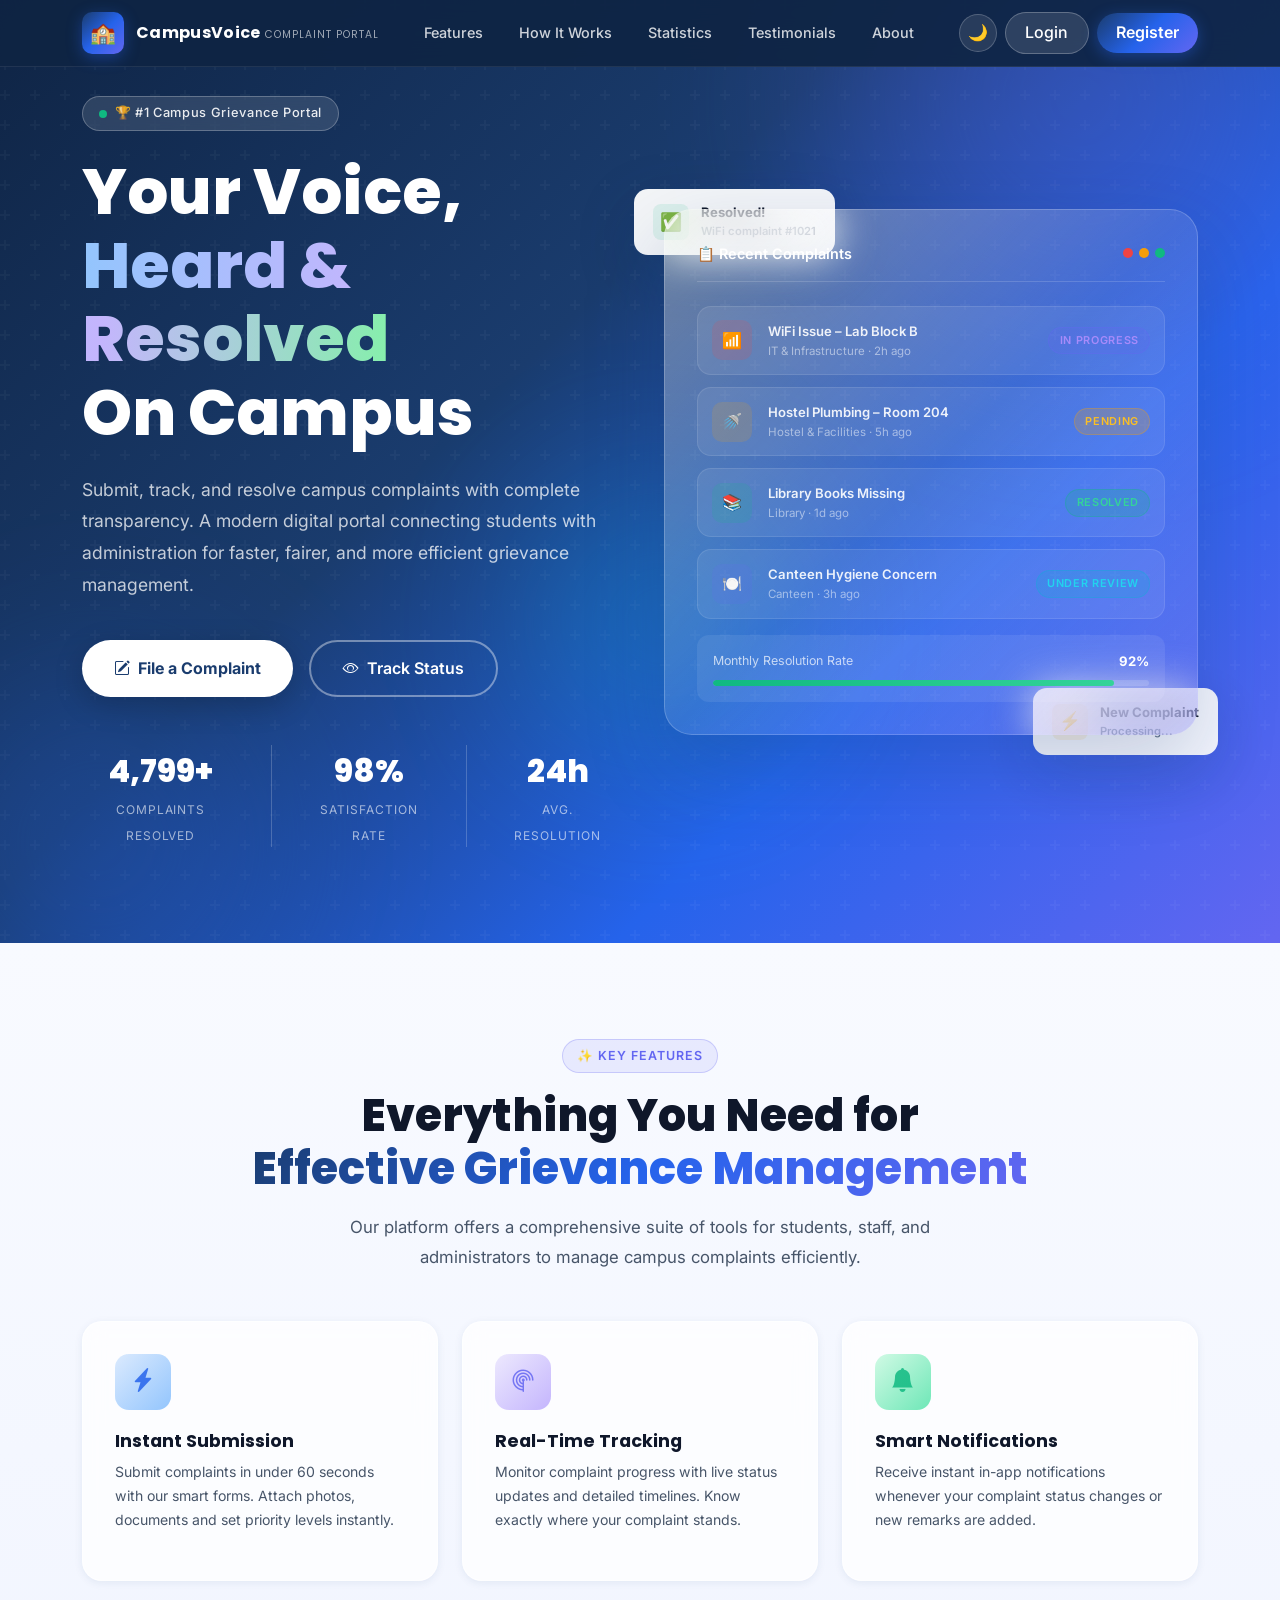
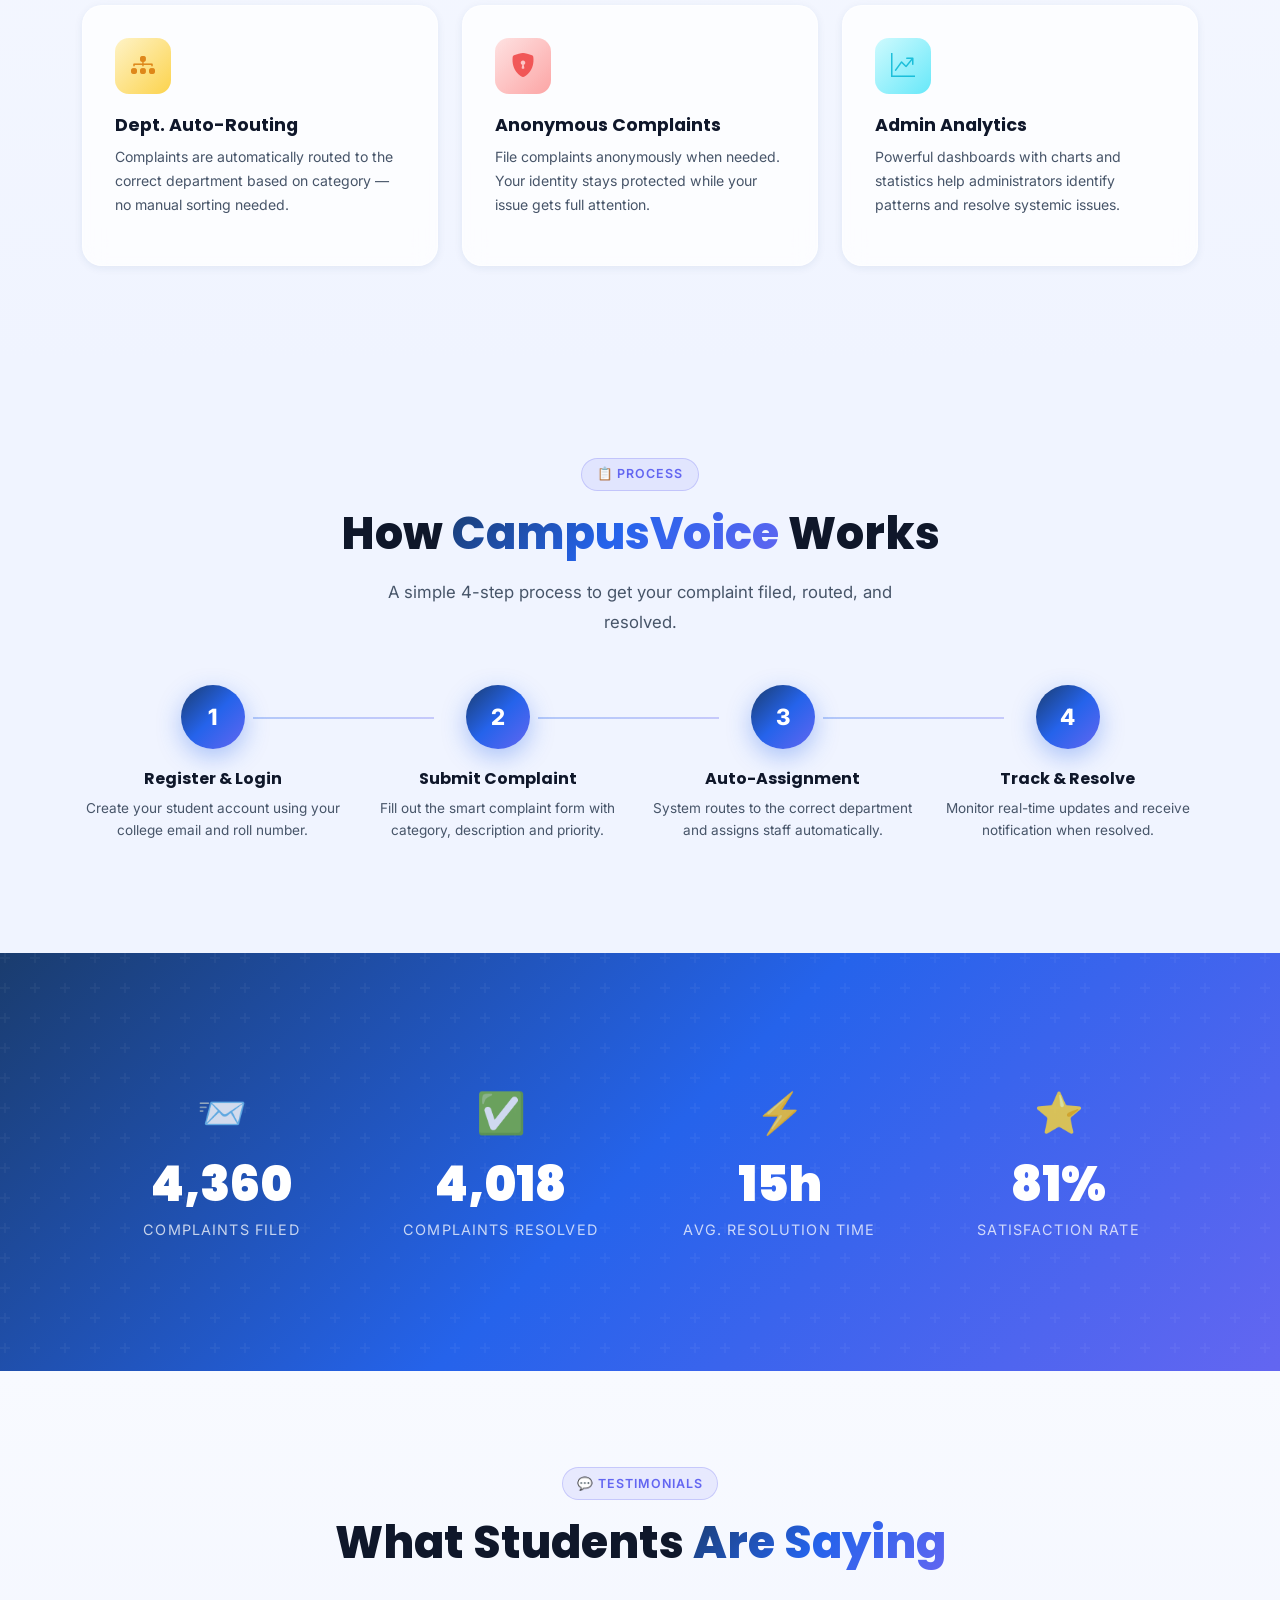
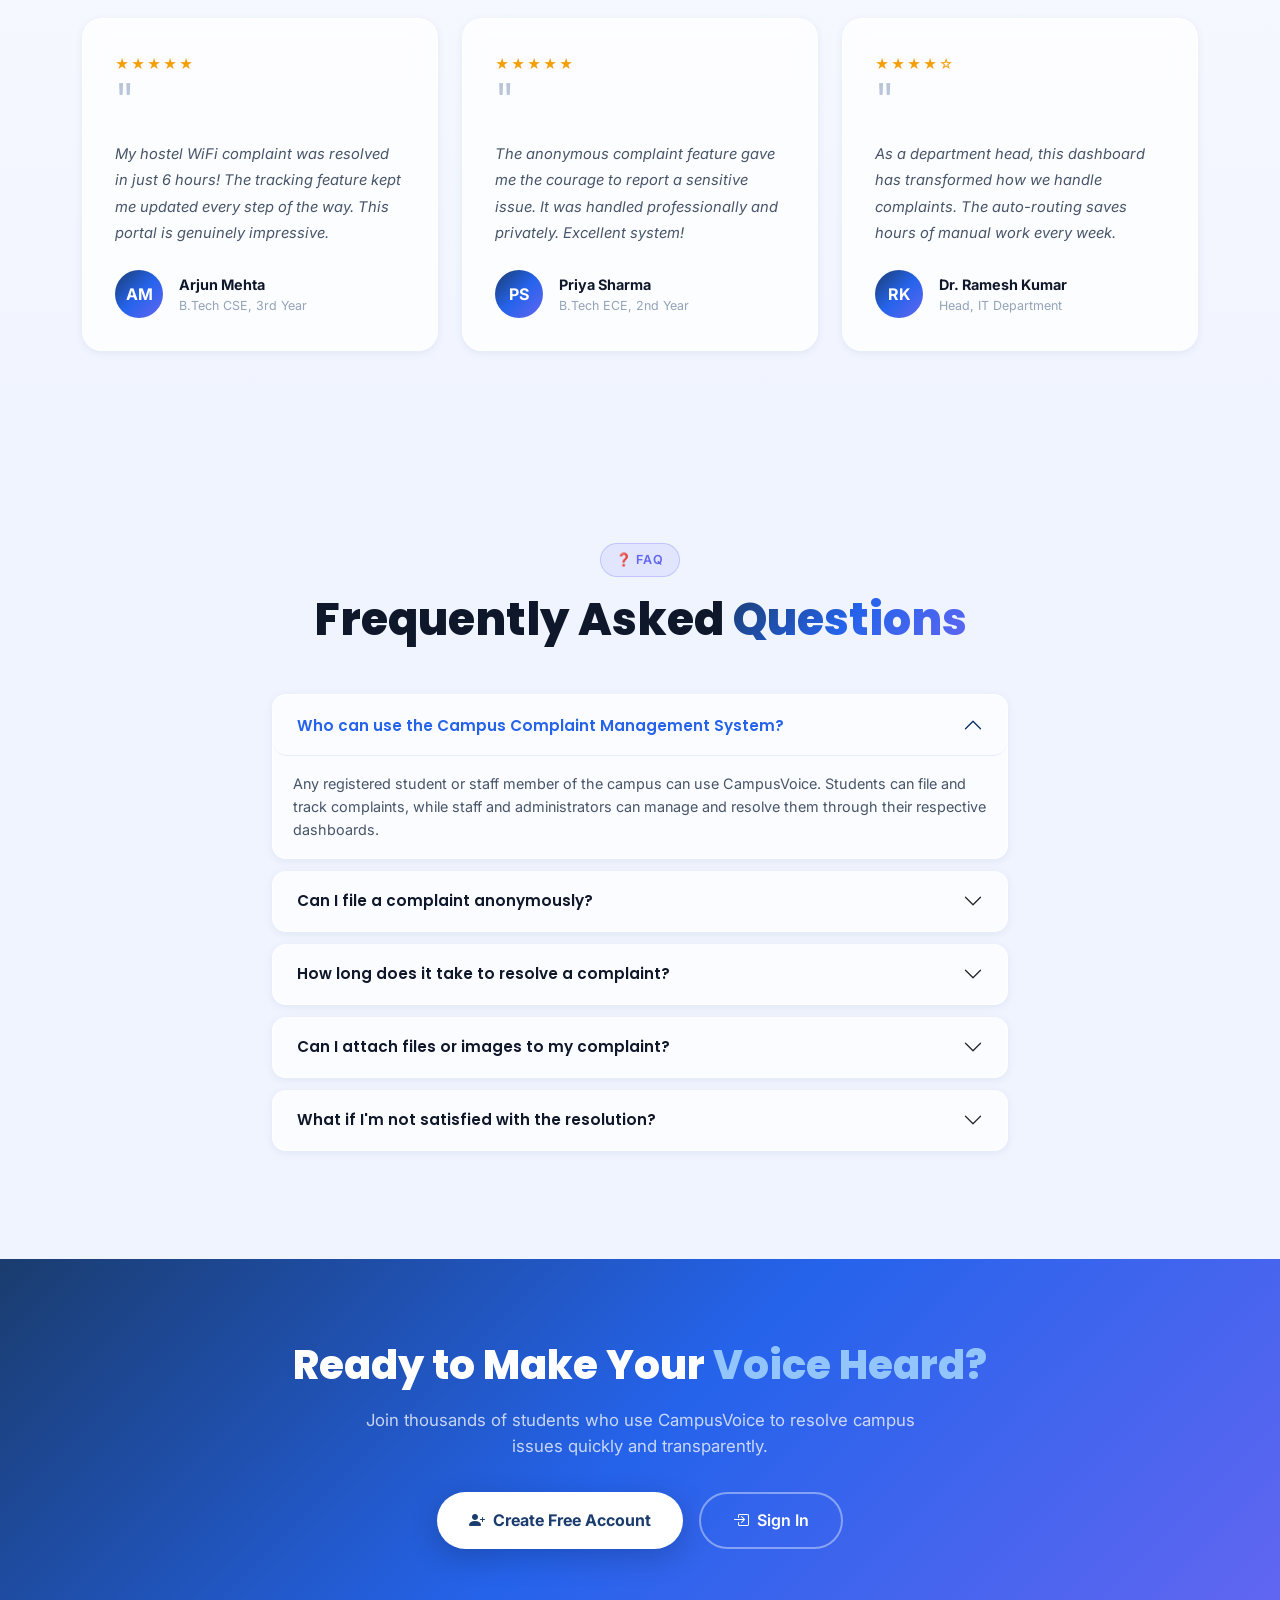
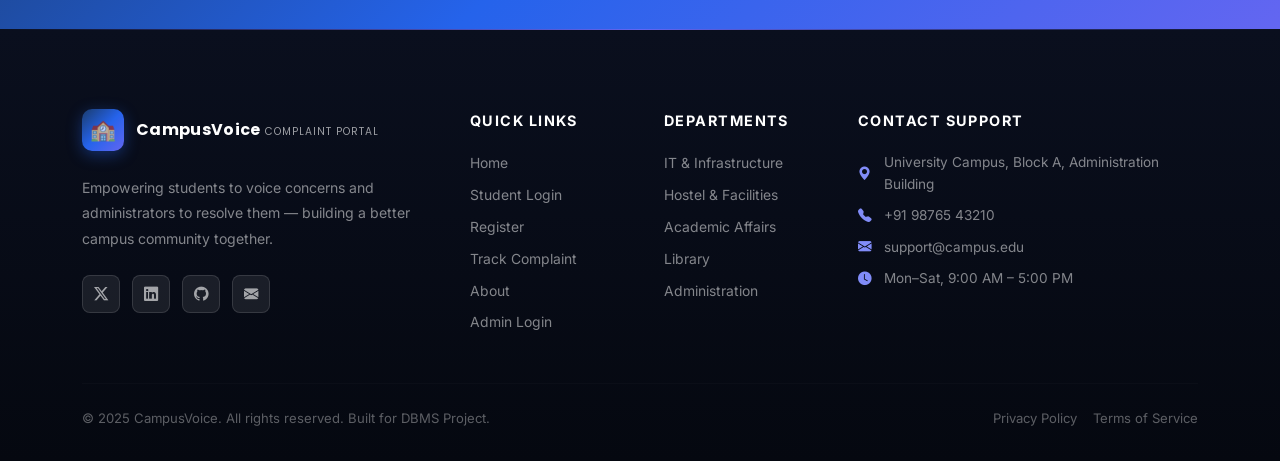
<file: templates/index.html>
<!DOCTYPE html>
<html lang="en" data-theme="light">
<head>
  <script>
    (function() {
      const savedTheme = localStorage.getItem('ccms_theme') || 'light';
      document.documentElement.setAttribute('data-theme', savedTheme);
    })();
  </script>

  <meta charset="UTF-8"/>
  <meta name="viewport" content="width=device-width, initial-scale=1.0"/>
  <meta name="description" content="Campus Complaint Management System - Streamline your university grievance process with our modern digital portal."/>
  <title>CampusVoice | Campus Complaint Management System</title>
  <link rel="icon" href="data:image/svg+xml,<svg xmlns='http://www.w3.org/2000/svg' viewBox='0 0 100 100'><text y='.9em' font-size='90'>🏫</text></svg>"/>

  <!-- Bootstrap 5 -->
  <link href="https://cdn.jsdelivr.net/npm/bootstrap@5.3.2/dist/css/bootstrap.min.css" rel="stylesheet"/>
  <link href="https://cdn.jsdelivr.net/npm/bootstrap-icons@1.11.3/font/bootstrap-icons.min.css" rel="stylesheet"/>
  <!-- Google Fonts -->
  <link href="https://fonts.googleapis.com/css2?family=Inter:wght@300;400;500;600;700;800;900&family=Poppins:wght@400;600;700;800&display=swap" rel="stylesheet"/>
  <!-- Custom CSS -->
  <link rel="stylesheet" href="/static/css/style.css"/>
  <link rel="stylesheet" href="/static/css/responsive.css"/>
</head>
<body>

<!-- ── Page Loader ─────────────────────────────────────────── -->
<div id="pageLoader" class="page-loader">
  <div class="loader-logo">🏫</div>
  <div class="loader-spinner"></div>
  <p class="loader-text">Loading CampusVoice...</p>
</div>

<!-- ── Toast Container ─────────────────────────────────────── -->
<div id="toastContainer" class="toast-container-custom"></div>

<!-- ── Back to Top ─────────────────────────────────────────── -->
<button class="back-to-top" aria-label="Back to top"><i class="bi bi-chevron-up"></i></button>

<!-- ════════════════════════════════════════════════════════════
     NAVBAR
════════════════════════════════════════════════════════════ -->
<nav class="main-navbar">
  <div class="container">
    <div class="d-flex align-items-center justify-content-between w-100">

      <!-- Brand -->
      <a href="/" class="navbar-brand-custom text-decoration-none">
        <div class="brand-icon">🏫</div>
        <div class="brand-text">
          <span class="title">CampusVoice</span>
          <span class="subtitle">Complaint Portal</span>
        </div>
      </a>

      <!-- Desktop Nav -->
      <div class="d-none d-lg-flex align-items-center gap-1">
        <a href="#features"      class="nav-link-custom">Features</a>
        <a href="#how-it-works"  class="nav-link-custom">How It Works</a>
        <a href="#stats"         class="nav-link-custom">Statistics</a>
        <a href="#testimonials"  class="nav-link-custom">Testimonials</a>
        <a href="/about"     class="nav-link-custom">About</a>
      </div>

      <!-- Actions -->
      <div class="d-flex align-items-center gap-2">
        <button class="theme-toggle" aria-label="Toggle theme">
          <span class="theme-icon">🌙</span>
        </button>
        <a href="/login"    class="btn-nav-login d-none d-md-inline-flex">Login</a>
        <a href="/register" class="btn-nav-register d-none d-md-inline-flex">Register</a>

        <!-- Mobile Menu -->
        <button class="d-lg-none" style="background:none;border:none;color:#fff;font-size:1.4rem;" data-bs-toggle="offcanvas" data-bs-target="#mobileMenu">
          <i class="bi bi-list"></i>
        </button>
      </div>
    </div>
  </div>
</nav>

<!-- Mobile Offcanvas Menu -->
<div class="offcanvas offcanvas-end" tabindex="-1" id="mobileMenu" style="background:#0f2444;max-width:280px;">
  <div class="offcanvas-header border-bottom border-white border-opacity-10">
    <div class="navbar-brand-custom">
      <div class="brand-icon">🏫</div>
      <div class="brand-text"><span class="title">CampusVoice</span></div>
    </div>
    <button type="button" class="btn-close btn-close-white" data-bs-dismiss="offcanvas"></button>
  </div>
  <div class="offcanvas-body">
    <nav class="d-flex flex-column gap-1 mt-2">
      <a href="#features"     class="nav-link-custom" data-bs-dismiss="offcanvas">Features</a>
      <a href="#how-it-works" class="nav-link-custom" data-bs-dismiss="offcanvas">How It Works</a>
      <a href="#stats"        class="nav-link-custom" data-bs-dismiss="offcanvas">Statistics</a>
      <a href="/about"    class="nav-link-custom" data-bs-dismiss="offcanvas">About</a>
    </nav>
    <hr style="border-color:rgba(255,255,255,0.15)">
    <a href="/login"    class="btn-nav-login d-block text-center mb-2">Login</a>
    <a href="/register" class="btn-nav-register d-block text-center">Register</a>
  </div>
</div>

<!-- ════════════════════════════════════════════════════════════
     HERO SECTION
════════════════════════════════════════════════════════════ -->
<section class="hero-section" id="home">
  <div class="hero-orb hero-orb-1"></div>
  <div class="hero-orb hero-orb-2"></div>
  <div class="hero-orb hero-orb-3"></div>

  <div class="container">
    <div class="row align-items-center g-5">

      <!-- Hero Text -->
      <div class="col-lg-6 hero-content">
        <div class="hero-badge">
          <span class="dot"></span>
          🏆 #1 Campus Grievance Portal
        </div>

        <h1 class="hero-title">
          Your Voice,<br/>
          <span class="gradient-text">Heard & Resolved</span><br/>
          On Campus
        </h1>

        <p class="hero-desc">
          Submit, track, and resolve campus complaints with complete transparency.
          A modern digital portal connecting students with administration for faster,
          fairer, and more efficient grievance management.
        </p>

        <div class="hero-actions d-flex flex-wrap gap-3">
          <a href="/register" class="btn-hero-primary">
            <i class="bi bi-pencil-square"></i> File a Complaint
          </a>
          <a href="/login" class="btn-hero-outline">
            <i class="bi bi-eye"></i> Track Status
          </a>
        </div>

        <div class="hero-stats">
          <div class="hero-stat">
            <span class="value" data-counter="4800" data-suffix="+">0</span>
            <span class="label">Complaints Resolved</span>
          </div>
          <div class="hero-stat-divider"></div>
          <div class="hero-stat">
            <span class="value" data-counter="98" data-suffix="%">0</span>
            <span class="label">Satisfaction Rate</span>
          </div>
          <div class="hero-stat-divider"></div>
          <div class="hero-stat">
            <span class="value" data-counter="24" data-suffix="h">0</span>
            <span class="label">Avg. Resolution</span>
          </div>
        </div>
      </div>

      <!-- Hero Visual -->
      <div class="col-lg-6">
        <div class="hero-visual">
          <!-- Floating cards -->
          <div class="floating-card floating-card-1">
            <div class="fc-icon" style="background:rgba(16,185,129,0.1)">✅</div>
            <div>
              <div style="font-weight:700;font-size:0.82rem;">Resolved!</div>
              <div style="font-size:0.7rem;color:#64748b">WiFi complaint #1021</div>
            </div>
          </div>
          <div class="floating-card floating-card-2">
            <div class="fc-icon" style="background:rgba(245,158,11,0.1)">⚡</div>
            <div>
              <div style="font-weight:700;font-size:0.82rem;">New Complaint</div>
              <div style="font-size:0.7rem;color:#64748b">Processing...</div>
            </div>
          </div>

          <!-- Main Card -->
          <div class="hero-card">
            <div class="hero-card-header">
              <span class="hero-card-title">📋 Recent Complaints</span>
              <div class="status-dots">
                <div class="status-dot dot-red"></div>
                <div class="status-dot dot-yellow"></div>
                <div class="status-dot dot-green"></div>
              </div>
            </div>

            <div class="complaint-item">
              <div class="complaint-icon" style="background:rgba(239,68,68,0.15)">📶</div>
              <div class="complaint-item-info">
                <div class="complaint-item-title">WiFi Issue – Lab Block B</div>
                <div class="complaint-item-sub">IT &amp; Infrastructure · 2h ago</div>
              </div>
              <span class="badge-status badge-progress">In Progress</span>
            </div>

            <div class="complaint-item">
              <div class="complaint-icon" style="background:rgba(245,158,11,0.15)">🚿</div>
              <div class="complaint-item-info">
                <div class="complaint-item-title">Hostel Plumbing – Room 204</div>
                <div class="complaint-item-sub">Hostel &amp; Facilities · 5h ago</div>
              </div>
              <span class="badge-status badge-pending">Pending</span>
            </div>

            <div class="complaint-item">
              <div class="complaint-icon" style="background:rgba(16,185,129,0.15)">📚</div>
              <div class="complaint-item-info">
                <div class="complaint-item-title">Library Books Missing</div>
                <div class="complaint-item-sub">Library · 1d ago</div>
              </div>
              <span class="badge-status badge-resolved">Resolved</span>
            </div>

            <div class="complaint-item">
              <div class="complaint-icon" style="background:rgba(99,102,241,0.15)">🍽️</div>
              <div class="complaint-item-info">
                <div class="complaint-item-title">Canteen Hygiene Concern</div>
                <div class="complaint-item-sub">Canteen · 3h ago</div>
              </div>
              <span class="badge-status badge-review">Under Review</span>
            </div>

            <!-- Progress Bar -->
            <div class="mt-3 p-3" style="background:rgba(255,255,255,0.08);border-radius:12px;">
              <div class="d-flex justify-content-between align-items-center mb-2">
                <span style="font-size:0.78rem;color:rgba(255,255,255,0.7)">Monthly Resolution Rate</span>
                <span style="font-size:0.82rem;font-weight:700;color:#fff">92%</span>
              </div>
              <div style="height:6px;background:rgba(255,255,255,0.15);border-radius:3px;overflow:hidden;">
                <div style="height:100%;width:92%;background:linear-gradient(90deg,#10b981,#34d399);border-radius:3px;"></div>
              </div>
            </div>
          </div>
        </div>
      </div>
    </div>
  </div>
</section>

<!-- ════════════════════════════════════════════════════════════
     FEATURES SECTION
════════════════════════════════════════════════════════════ -->
<section id="features" class="section-bg-alt">
  <div class="container">
    <div class="text-center mb-5 animate-on-scroll">
      <span class="section-badge">✨ Key Features</span>
      <h2 class="section-title">Everything You Need for<br/><span class="gradient-text">Effective Grievance Management</span></h2>
      <p class="section-desc">Our platform offers a comprehensive suite of tools for students, staff, and administrators to manage campus complaints efficiently.</p>
    </div>

    <div class="row g-4 stagger-children">
      <div class="col-md-6 col-lg-4 animate-on-scroll">
        <div class="feature-card">
          <div class="feature-icon fi-blue"><i class="bi bi-lightning-charge-fill"></i></div>
          <h3 class="feature-title">Instant Submission</h3>
          <p class="feature-desc">Submit complaints in under 60 seconds with our smart forms. Attach photos, documents and set priority levels instantly.</p>
        </div>
      </div>
      <div class="col-md-6 col-lg-4 animate-on-scroll">
        <div class="feature-card">
          <div class="feature-icon fi-purple"><i class="bi bi-radar"></i></div>
          <h3 class="feature-title">Real-Time Tracking</h3>
          <p class="feature-desc">Monitor complaint progress with live status updates and detailed timelines. Know exactly where your complaint stands.</p>
        </div>
      </div>
      <div class="col-md-6 col-lg-4 animate-on-scroll">
        <div class="feature-card">
          <div class="feature-icon fi-green"><i class="bi bi-bell-fill"></i></div>
          <h3 class="feature-title">Smart Notifications</h3>
          <p class="feature-desc">Receive instant in-app notifications whenever your complaint status changes or new remarks are added.</p>
        </div>
      </div>
      <div class="col-md-6 col-lg-4 animate-on-scroll">
        <div class="feature-card">
          <div class="feature-icon fi-orange"><i class="bi bi-diagram-3-fill"></i></div>
          <h3 class="feature-title">Dept. Auto-Routing</h3>
          <p class="feature-desc">Complaints are automatically routed to the correct department based on category — no manual sorting needed.</p>
        </div>
      </div>
      <div class="col-md-6 col-lg-4 animate-on-scroll">
        <div class="feature-card">
          <div class="feature-icon fi-red"><i class="bi bi-shield-lock-fill"></i></div>
          <h3 class="feature-title">Anonymous Complaints</h3>
          <p class="feature-desc">File complaints anonymously when needed. Your identity stays protected while your issue gets full attention.</p>
        </div>
      </div>
      <div class="col-md-6 col-lg-4 animate-on-scroll">
        <div class="feature-card">
          <div class="feature-icon fi-cyan"><i class="bi bi-graph-up-arrow"></i></div>
          <h3 class="feature-title">Admin Analytics</h3>
          <p class="feature-desc">Powerful dashboards with charts and statistics help administrators identify patterns and resolve systemic issues.</p>
        </div>
      </div>
    </div>
  </div>
</section>

<!-- ════════════════════════════════════════════════════════════
     HOW IT WORKS
════════════════════════════════════════════════════════════ -->
<section id="how-it-works">
  <div class="container">
    <div class="text-center mb-5 animate-on-scroll">
      <span class="section-badge">📋 Process</span>
      <h2 class="section-title">How <span class="gradient-text">CampusVoice</span> Works</h2>
      <p class="section-desc">A simple 4-step process to get your complaint filed, routed, and resolved.</p>
    </div>

    <div class="row g-4">
      <div class="col-6 col-md-3 animate-on-scroll">
        <div class="process-step">
          <div class="step-number">1</div>
          <div class="step-connector d-none d-md-block"></div>
          <h4 class="step-title">Register & Login</h4>
          <p class="step-desc">Create your student account using your college email and roll number.</p>
        </div>
      </div>
      <div class="col-6 col-md-3 animate-on-scroll">
        <div class="process-step">
          <div class="step-number">2</div>
          <div class="step-connector d-none d-md-block"></div>
          <h4 class="step-title">Submit Complaint</h4>
          <p class="step-desc">Fill out the smart complaint form with category, description and priority.</p>
        </div>
      </div>
      <div class="col-6 col-md-3 animate-on-scroll">
        <div class="process-step">
          <div class="step-number">3</div>
          <div class="step-connector d-none d-md-block"></div>
          <h4 class="step-title">Auto-Assignment</h4>
          <p class="step-desc">System routes to the correct department and assigns staff automatically.</p>
        </div>
      </div>
      <div class="col-6 col-md-3 animate-on-scroll">
        <div class="process-step">
          <div class="step-number">4</div>
          <h4 class="step-title">Track & Resolve</h4>
          <p class="step-desc">Monitor real-time updates and receive notification when resolved.</p>
        </div>
      </div>
    </div>
  </div>
</section>

<!-- ════════════════════════════════════════════════════════════
     STATISTICS
════════════════════════════════════════════════════════════ -->
<section id="stats" class="stats-section">
  <div class="container">
    <div class="row g-0">
      <div class="col-6 col-md-3 animate-on-scroll">
        <div class="stat-card">
          <span class="stat-icon">📨</span>
          <span class="stat-number" data-counter="5240" data-suffix="">0</span>
          <span class="stat-label">Complaints Filed</span>
        </div>
      </div>
      <div class="col-6 col-md-3 animate-on-scroll">
        <div class="stat-card">
          <span class="stat-icon">✅</span>
          <span class="stat-number" data-counter="4830" data-suffix="">0</span>
          <span class="stat-label">Complaints Resolved</span>
        </div>
      </div>
      <div class="col-6 col-md-3 animate-on-scroll">
        <div class="stat-card">
          <span class="stat-icon">⚡</span>
          <span class="stat-number" data-counter="18" data-suffix="h">0</span>
          <span class="stat-label">Avg. Resolution Time</span>
        </div>
      </div>
      <div class="col-6 col-md-3 animate-on-scroll">
        <div class="stat-card">
          <span class="stat-icon">⭐</span>
          <span class="stat-number" data-counter="97" data-suffix="%">0</span>
          <span class="stat-label">Satisfaction Rate</span>
        </div>
      </div>
    </div>
  </div>
</section>

<!-- ════════════════════════════════════════════════════════════
     TESTIMONIALS
════════════════════════════════════════════════════════════ -->
<section id="testimonials" class="section-bg-alt">
  <div class="container">
    <div class="text-center mb-5 animate-on-scroll">
      <span class="section-badge">💬 Testimonials</span>
      <h2 class="section-title">What Students <span class="gradient-text">Are Saying</span></h2>
    </div>

    <div class="row g-4 stagger-children">
      <div class="col-md-6 col-lg-4 animate-on-scroll">
        <div class="testimonial-card">
          <span class="stars">★★★★★</span>
          <span class="quote-icon">"</span>
          <p class="testimonial-text">My hostel WiFi complaint was resolved in just 6 hours! The tracking feature kept me updated every step of the way. This portal is genuinely impressive.</p>
          <div class="testimonial-author">
            <div class="author-avatar">AM</div>
            <div>
              <div class="author-name">Arjun Mehta</div>
              <div class="author-role">B.Tech CSE, 3rd Year</div>
            </div>
          </div>
        </div>
      </div>
      <div class="col-md-6 col-lg-4 animate-on-scroll">
        <div class="testimonial-card">
          <span class="stars">★★★★★</span>
          <span class="quote-icon">"</span>
          <p class="testimonial-text">The anonymous complaint feature gave me the courage to report a sensitive issue. It was handled professionally and privately. Excellent system!</p>
          <div class="testimonial-author">
            <div class="author-avatar">PS</div>
            <div>
              <div class="author-name">Priya Sharma</div>
              <div class="author-role">B.Tech ECE, 2nd Year</div>
            </div>
          </div>
        </div>
      </div>
      <div class="col-md-6 col-lg-4 animate-on-scroll">
        <div class="testimonial-card">
          <span class="stars">★★★★☆</span>
          <span class="quote-icon">"</span>
          <p class="testimonial-text">As a department head, this dashboard has transformed how we handle complaints. The auto-routing saves hours of manual work every week.</p>
          <div class="testimonial-author">
            <div class="author-avatar">RK</div>
            <div>
              <div class="author-name">Dr. Ramesh Kumar</div>
              <div class="author-role">Head, IT Department</div>
            </div>
          </div>
        </div>
      </div>
    </div>
  </div>
</section>

<!-- ════════════════════════════════════════════════════════════
     FAQ
════════════════════════════════════════════════════════════ -->
<section id="faq">
  <div class="container">
    <div class="row justify-content-center">
      <div class="col-lg-8">
        <div class="text-center mb-5 animate-on-scroll">
          <span class="section-badge">❓ FAQ</span>
          <h2 class="section-title">Frequently Asked <span class="gradient-text">Questions</span></h2>
        </div>

        <div class="accordion" id="faqAccordion">
          <div class="accordion-item accordion-item-custom animate-on-scroll">
            <h3 class="accordion-header">
              <button class="accordion-button accordion-button-custom" type="button" data-bs-toggle="collapse" data-bs-target="#faq1">
                Who can use the Campus Complaint Management System?
              </button>
            </h3>
            <div id="faq1" class="accordion-collapse collapse show" data-bs-parent="#faqAccordion">
              <div class="accordion-body" style="font-size:0.9rem;color:var(--text-secondary);">
                Any registered student or staff member of the campus can use CampusVoice. Students can file and track complaints, while staff and administrators can manage and resolve them through their respective dashboards.
              </div>
            </div>
          </div>

          <div class="accordion-item accordion-item-custom animate-on-scroll">
            <h3 class="accordion-header">
              <button class="accordion-button accordion-button-custom collapsed" type="button" data-bs-toggle="collapse" data-bs-target="#faq2">
                Can I file a complaint anonymously?
              </button>
            </h3>
            <div id="faq2" class="accordion-collapse collapse" data-bs-parent="#faqAccordion">
              <div class="accordion-body" style="font-size:0.9rem;color:var(--text-secondary);">
                Yes! When submitting a complaint, simply check the "Submit Anonymously" option. Your personal information will be hidden from department staff, though admins may still see it for accountability purposes.
              </div>
            </div>
          </div>

          <div class="accordion-item accordion-item-custom animate-on-scroll">
            <h3 class="accordion-header">
              <button class="accordion-button accordion-button-custom collapsed" type="button" data-bs-toggle="collapse" data-bs-target="#faq3">
                How long does it take to resolve a complaint?
              </button>
            </h3>
            <div id="faq3" class="accordion-collapse collapse" data-bs-parent="#faqAccordion">
              <div class="accordion-body" style="font-size:0.9rem;color:var(--text-secondary);">
                Critical and High priority complaints are addressed within 6–24 hours. Medium priority complaints are resolved within 48–72 hours. Low priority complaints within 5–7 working days. Our current average is 18 hours.
              </div>
            </div>
          </div>

          <div class="accordion-item accordion-item-custom animate-on-scroll">
            <h3 class="accordion-header">
              <button class="accordion-button accordion-button-custom collapsed" type="button" data-bs-toggle="collapse" data-bs-target="#faq4">
                Can I attach files or images to my complaint?
              </button>
            </h3>
            <div id="faq4" class="accordion-collapse collapse" data-bs-parent="#faqAccordion">
              <div class="accordion-body" style="font-size:0.9rem;color:var(--text-secondary);">
                Absolutely. You can attach images (JPG, PNG), PDF documents, or GIF files up to 5MB each when filing a complaint. Supporting evidence helps resolve issues faster.
              </div>
            </div>
          </div>

          <div class="accordion-item accordion-item-custom animate-on-scroll">
            <h3 class="accordion-header">
              <button class="accordion-button accordion-button-custom collapsed" type="button" data-bs-toggle="collapse" data-bs-target="#faq5">
                What if I'm not satisfied with the resolution?
              </button>
            </h3>
            <div id="faq5" class="accordion-collapse collapse" data-bs-parent="#faqAccordion">
              <div class="accordion-body" style="font-size:0.9rem;color:var(--text-secondary);">
                After a complaint is resolved, you can submit feedback and rate the resolution. If unsatisfied, you can escalate the complaint to the admin level for review and re-investigation.
              </div>
            </div>
          </div>
        </div>
      </div>
    </div>
  </div>
</section>

<!-- ════════════════════════════════════════════════════════════
     CTA SECTION
════════════════════════════════════════════════════════════ -->
<section style="background:var(--gradient-primary);padding:5rem 0;">
  <div class="container text-center animate-on-scroll">
    <h2 style="font-size:2.5rem;font-weight:800;color:#fff;margin-bottom:1rem;">
      Ready to Make Your <span style="color:#93c5fd;">Voice Heard?</span>
    </h2>
    <p style="color:rgba(255,255,255,0.75);font-size:1.05rem;max-width:550px;margin:0 auto 2rem;">
      Join thousands of students who use CampusVoice to resolve campus issues quickly and transparently.
    </p>
    <div class="d-flex gap-3 justify-content-center flex-wrap">
      <a href="/register" class="btn-hero-primary">
        <i class="bi bi-person-plus-fill"></i> Create Free Account
      </a>
      <a href="/login" class="btn-hero-outline">
        <i class="bi bi-box-arrow-in-right"></i> Sign In
      </a>
    </div>
  </div>
</section>

<!-- ════════════════════════════════════════════════════════════
     FOOTER
════════════════════════════════════════════════════════════ -->
<footer class="main-footer">
  <div class="container">
    <div class="row g-5">
      <div class="col-lg-4">
        <div class="footer-brand">
          <div class="navbar-brand-custom mb-3">
            <div class="brand-icon">🏫</div>
            <div class="brand-text">
              <span class="title" style="color:#fff">CampusVoice</span>
              <span class="subtitle">Complaint Portal</span>
            </div>
          </div>
        </div>
        <p class="footer-desc">Empowering students to voice concerns and administrators to resolve them — building a better campus community together.</p>
        <div class="footer-social">
          <a href="#" class="social-btn"><i class="bi bi-twitter-x"></i></a>
          <a href="#" class="social-btn"><i class="bi bi-linkedin"></i></a>
          <a href="#" class="social-btn"><i class="bi bi-github"></i></a>
          <a href="#" class="social-btn"><i class="bi bi-envelope-fill"></i></a>
        </div>
      </div>

      <div class="col-6 col-lg-2">
        <p class="footer-heading">Quick Links</p>
        <a href="/"    class="footer-link">Home</a>
        <a href="/login"    class="footer-link">Student Login</a>
        <a href="/register" class="footer-link">Register</a>
        <a href="/tracking" class="footer-link">Track Complaint</a>
        <a href="/about"    class="footer-link">About</a>
        <a href="/admin/login" class="footer-link">Admin Login</a>
      </div>

      <div class="col-6 col-lg-2">
        <p class="footer-heading">Departments</p>
        <a href="#" class="footer-link">IT &amp; Infrastructure</a>
        <a href="#" class="footer-link">Hostel &amp; Facilities</a>
        <a href="#" class="footer-link">Academic Affairs</a>
        <a href="#" class="footer-link">Library</a>
        <a href="#" class="footer-link">Administration</a>
      </div>

      <div class="col-lg-4">
        <p class="footer-heading">Contact Support</p>
        <div style="display:flex;flex-direction:column;gap:0.6rem;">
          <div style="display:flex;align-items:center;gap:0.75rem;font-size:0.85rem;">
            <i class="bi bi-geo-alt-fill" style="color:var(--accent-light)"></i>
            <span style="color:rgba(255,255,255,0.5)">University Campus, Block A, Administration Building</span>
          </div>
          <div style="display:flex;align-items:center;gap:0.75rem;font-size:0.85rem;">
            <i class="bi bi-telephone-fill" style="color:var(--accent-light)"></i>
            <span style="color:rgba(255,255,255,0.5)">+91 98765 43210</span>
          </div>
          <div style="display:flex;align-items:center;gap:0.75rem;font-size:0.85rem;">
            <i class="bi bi-envelope-fill" style="color:var(--accent-light)"></i>
            <span style="color:rgba(255,255,255,0.5)">support@campus.edu</span>
          </div>
          <div style="display:flex;align-items:center;gap:0.75rem;font-size:0.85rem;">
            <i class="bi bi-clock-fill" style="color:var(--accent-light)"></i>
            <span style="color:rgba(255,255,255,0.5)">Mon–Sat, 9:00 AM – 5:00 PM</span>
          </div>
        </div>
      </div>
    </div>

    <hr class="footer-divider"/>
    <div class="d-flex flex-wrap align-items-center justify-content-between gap-2 footer-bottom">
      <p class="mb-0">© 2025 CampusVoice. All rights reserved. Built for DBMS Project.</p>
      <div class="d-flex gap-3">
        <a href="#" style="color:rgba(255,255,255,0.35);font-size:0.82rem;">Privacy Policy</a>
        <a href="#" style="color:rgba(255,255,255,0.35);font-size:0.82rem;">Terms of Service</a>
      </div>
    </div>
  </div>
</footer>

<!-- Bootstrap JS -->
<script src="https://cdn.jsdelivr.net/npm/bootstrap@5.3.2/dist/js/bootstrap.bundle.min.js"></script>
<script src="/static/js/main.js"></script>
</body>
</html>
</file>
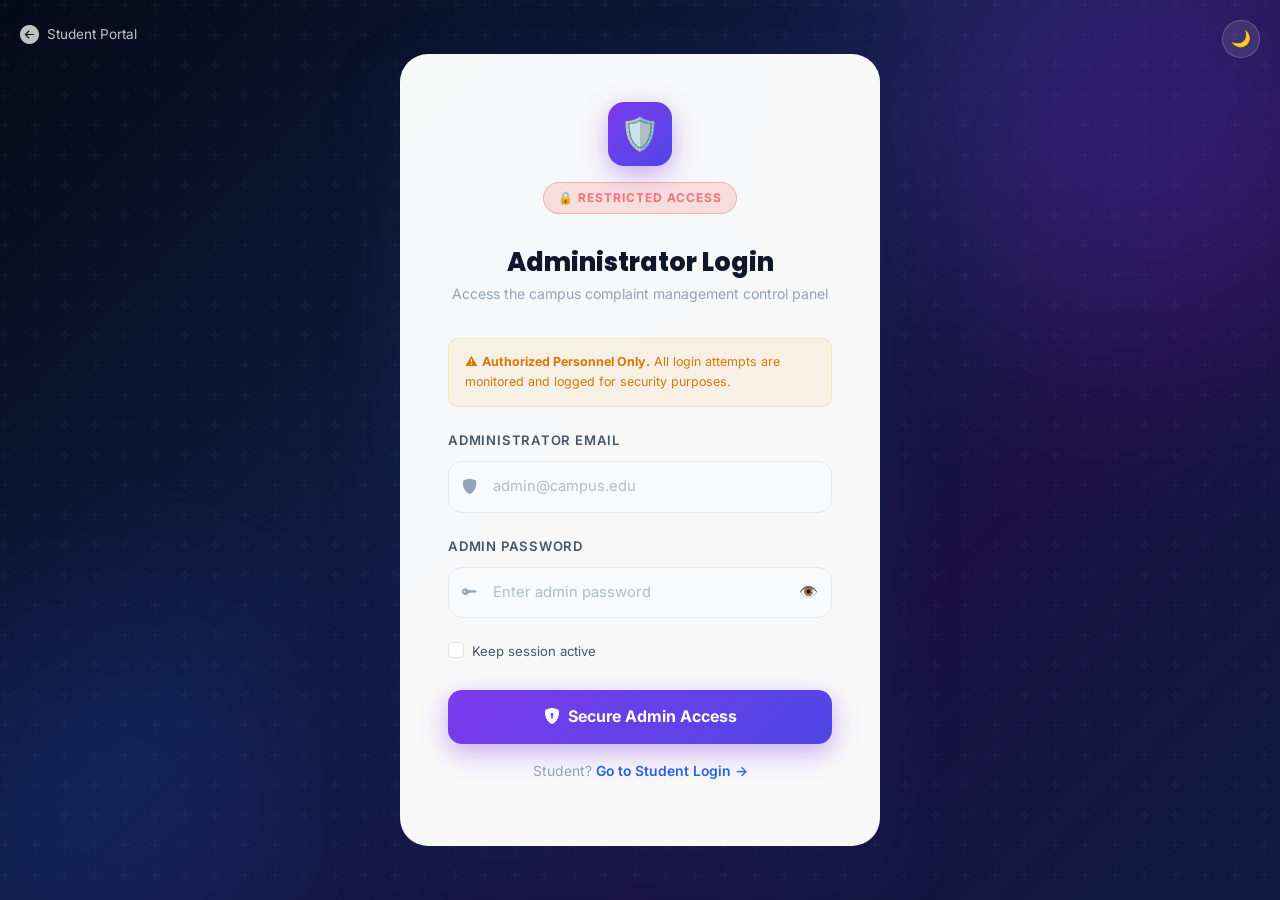
<file: templates/admin_login.html>
<!DOCTYPE html>
<html lang="en" data-theme="light">
<head>
  <script>
    (function() {
      const savedTheme = localStorage.getItem('ccms_theme') || 'light';
      document.documentElement.setAttribute('data-theme', savedTheme);
    })();
  </script>

  <meta charset="UTF-8"/>
  <meta name="viewport" content="width=device-width, initial-scale=1.0"/>
  <meta name="description" content="Admin Login - Campus Complaint Management System"/>
  <title>Admin Login | CampusVoice</title>
  <link rel="icon" href="data:image/svg+xml,<svg xmlns='http://www.w3.org/2000/svg' viewBox='0 0 100 100'><text y='.9em' font-size='90'>🛡️</text></svg>"/>
  <link href="https://cdn.jsdelivr.net/npm/bootstrap@5.3.2/dist/css/bootstrap.min.css" rel="stylesheet"/>
  <link href="https://cdn.jsdelivr.net/npm/bootstrap-icons@1.11.3/font/bootstrap-icons.min.css" rel="stylesheet"/>
  <link href="https://fonts.googleapis.com/css2?family=Inter:wght@300;400;500;600;700;800&family=Poppins:wght@400;600;700;800&display=swap" rel="stylesheet"/>
  <link rel="stylesheet" href="/static/css/style.css"/>
  <link rel="stylesheet" href="/static/css/responsive.css"/>
  <style>
    .auth-section { background: linear-gradient(135deg, #050a18 0%, #0d1b3e 40%, #1a1040 70%, #0d1b3e 100%); }
    .auth-orb-1 { background: #7c3aed; }
    .auth-orb-2 { background: #1e40af; }
    .admin-badge {
      display: inline-flex; align-items: center; gap: 0.5rem;
      background: rgba(239,68,68,0.15); border: 1px solid rgba(239,68,68,0.3);
      color: #f87171; padding: 0.35rem 0.9rem; border-radius: 99px;
      font-size: 0.75rem; font-weight: 700; text-transform: uppercase;
      letter-spacing: 0.08em; margin-bottom: 1rem;
    }
    .security-info {
      background: rgba(245,158,11,0.08);
      border: 1px solid rgba(245,158,11,0.2);
      border-radius: 10px;
      padding: 0.85rem 1rem;
      font-size: 0.78rem;
      color: #d97706;
      margin-bottom: 1.25rem;
    }
  </style>
</head>
<body>

<div id="toastContainer" class="toast-container-custom"></div>

<section class="auth-section">
  <div class="auth-orb auth-orb-1"></div>
  <div class="auth-orb auth-orb-2"></div>

  <a href="/login" style="position:fixed;top:20px;left:20px;display:flex;align-items:center;gap:0.5rem;color:rgba(255,255,255,0.75);font-size:0.85rem;text-decoration:none;z-index:10;">
    <i class="bi bi-arrow-left-circle-fill" style="font-size:1.2rem;"></i> Student Portal
  </a>
  <button class="theme-toggle" style="position:fixed;top:20px;right:20px;z-index:10;">
    <span class="theme-icon">🌙</span>
  </button>

  <div class="auth-card">
    <div class="text-center mb-3">
      <div style="width:64px;height:64px;background:linear-gradient(135deg,#7c3aed,#4f46e5);border-radius:16px;display:flex;align-items:center;justify-content:center;font-size:2rem;margin:0 auto 1rem;box-shadow:0 8px 25px rgba(124,58,237,0.4);">🛡️</div>
      <div class="admin-badge">🔒 Restricted Access</div>
    </div>

    <h1 class="auth-title" style="text-align:center;">Administrator Login</h1>
    <p class="auth-subtitle" style="text-align:center;">Access the campus complaint management control panel</p>

    <div class="security-info">
      ⚠️ <strong>Authorized Personnel Only.</strong> All login attempts are monitored and logged for security purposes.
    </div>

    <form id="adminLoginForm" action="/admin/login" method="POST">
      <!-- Admin ID -->
      <div class="mb-1"><label class="form-label-custom" for="adminEmail">Administrator Email</label></div>
      <div class="input-group-custom">
        <span class="input-icon"><i class="bi bi-shield-fill"></i></span>
        <input type="email" id="adminEmail" name="email" class="form-control-custom" placeholder="admin@campus.edu" required/>
      </div>

      <!-- Password -->
      <div class="mb-1"><label class="form-label-custom" for="adminPassword">Admin Password</label></div>
      <div class="input-group-custom">
        <span class="input-icon"><i class="bi bi-key-fill"></i></span>
        <input type="password" id="adminPassword" name="password" class="form-control-custom" placeholder="Enter admin password" required style="padding-right:2.75rem;"/>
        <span class="input-icon-right" data-toggle-pw="#adminPassword" title="Toggle">👁️</span>
      </div>

      <!-- Session -->
      <div class="d-flex align-items-center justify-content-between mb-4">
        <div class="form-check form-check-custom">
          <input class="form-check-input" type="checkbox" id="adminSession"/>
          <label class="form-check-label" for="adminSession" style="font-size:0.82rem;color:var(--text-secondary);">Keep session active</label>
        </div>
      </div>

      <button type="submit" class="btn-submit" id="adminLoginBtn" onclick="handleAdminLogin(event)"
        style="background:linear-gradient(135deg,#7c3aed,#4f46e5);box-shadow:0 8px 25px rgba(124,58,237,0.4);">
        <i class="bi bi-shield-lock-fill"></i> Secure Admin Access
      </button>
    </form>


    <p class="auth-footer-text mt-3">
      Student? <a href="/login" class="auth-link">Go to Student Login →</a>
    </p>
  </div>
</section>

<script src="https://cdn.jsdelivr.net/npm/bootstrap@5.3.2/dist/js/bootstrap.bundle.min.js"></script>
<script src="/static/js/main.js"></script>
<script>
function handleAdminLogin(e) {
  e.preventDefault();
  const email = document.getElementById('adminEmail').value;
  const pass  = document.getElementById('adminPassword').value;
  if (!email || !pass) {
    Toast.warning('Missing Fields', 'Please enter admin credentials.');
    return;
  }
  const btn = document.getElementById('adminLoginBtn');
  btn.disabled = true;
  btn.innerHTML = '<span style="display:inline-block;width:16px;height:16px;border:2px solid rgba(255,255,255,0.4);border-top-color:#fff;border-radius:50%;animation:spin 0.8s linear infinite;margin-right:8px;vertical-align:middle"></span>Authenticating...';

  fetch('/admin/login', {
    method: 'POST',
    headers: { 'Content-Type': 'application/json' },
    body: JSON.stringify({ email: email, password: pass })
  })
  .then(res => res.json())
  .then(data => {
    if (data.success) {
      Toast.success('Access Granted', 'Welcome, Administrator. Loading control panel...');
      setTimeout(() => {
        window.location.href = data.redirect;
      }, 400);
    } else {
      Toast.error('Access Denied', data.message || 'Invalid admin credentials.');
      btn.disabled = false;
      btn.innerHTML = '<i class="bi bi-shield-lock-fill"></i> Secure Admin Access';
    }
  })
  .catch(err => {
    console.error(err);
    Toast.error('Server Error', 'Failed to connect to backend.');
    btn.disabled = false;
    btn.innerHTML = '<i class="bi bi-shield-lock-fill"></i> Secure Admin Access';
  });
}
</script>
</body>
</html>
</file>
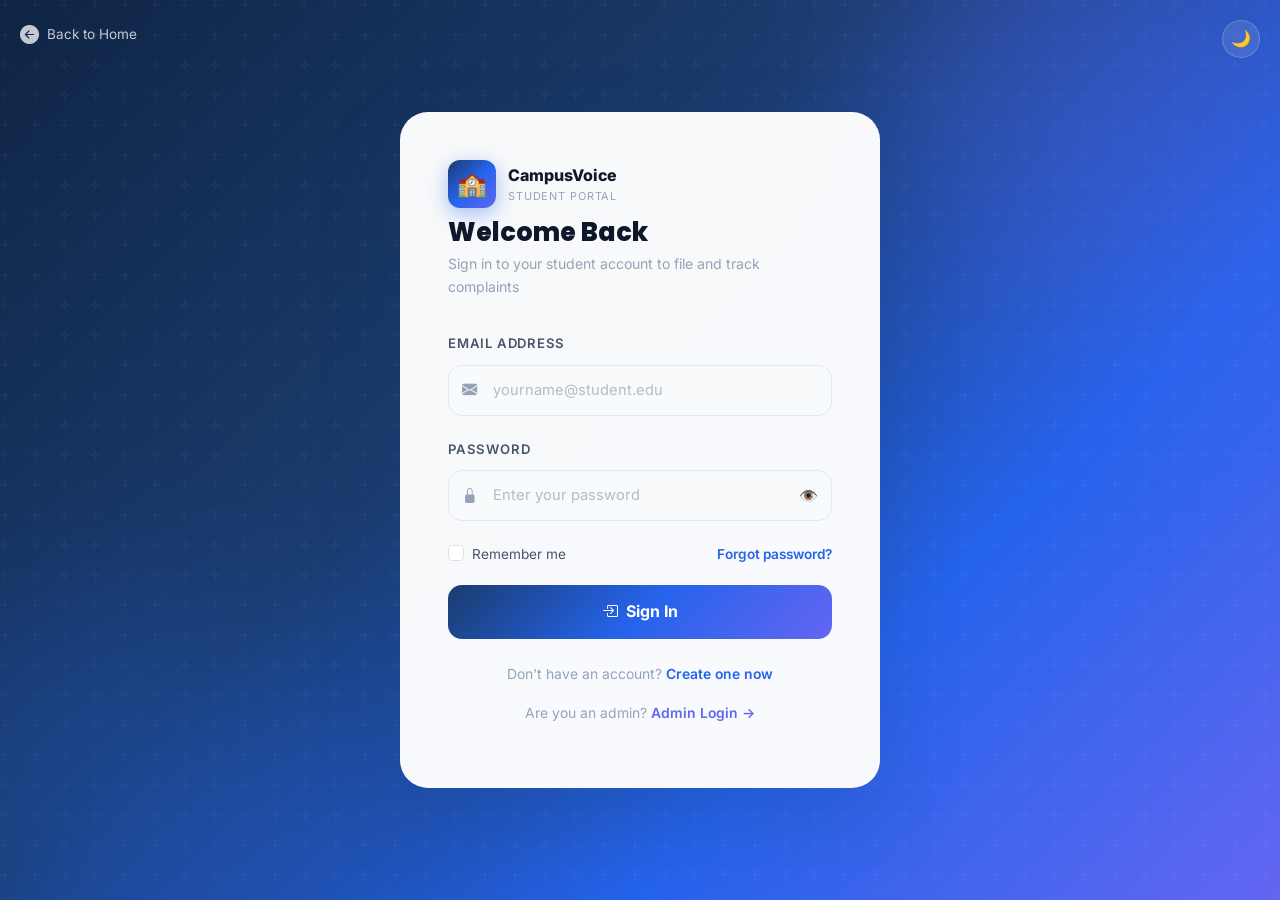
<file: templates/login.html>
<!DOCTYPE html>
<html lang="en" data-theme="light">
<head>
  <script>
    (function() {
      const savedTheme = localStorage.getItem('ccms_theme') || 'light';
      document.documentElement.setAttribute('data-theme', savedTheme);
    })();
  </script>

  <meta charset="UTF-8"/>
  <meta name="viewport" content="width=device-width, initial-scale=1.0"/>
  <meta name="description" content="Student Login - Campus Complaint Management System"/>
  <title>Student Login | CampusVoice</title>
  <link rel="icon" href="data:image/svg+xml,<svg xmlns='http://www.w3.org/2000/svg' viewBox='0 0 100 100'><text y='.9em' font-size='90'>🏫</text></svg>"/>
  <link href="https://cdn.jsdelivr.net/npm/bootstrap@5.3.2/dist/css/bootstrap.min.css" rel="stylesheet"/>
  <link href="https://cdn.jsdelivr.net/npm/bootstrap-icons@1.11.3/font/bootstrap-icons.min.css" rel="stylesheet"/>
  <link href="https://fonts.googleapis.com/css2?family=Inter:wght@300;400;500;600;700;800&family=Poppins:wght@400;600;700;800&display=swap" rel="stylesheet"/>
  <link rel="stylesheet" href="/static/css/style.css"/>
  <link rel="stylesheet" href="/static/css/responsive.css"/>
</head>
<body>

<div id="toastContainer" class="toast-container-custom"></div>

<section class="auth-section">
  <div class="auth-orb auth-orb-1"></div>
  <div class="auth-orb auth-orb-2"></div>

  <!-- Back to Home -->
  <a href="/" style="position:fixed;top:20px;left:20px;display:flex;align-items:center;gap:0.5rem;color:rgba(255,255,255,0.75);font-size:0.85rem;text-decoration:none;z-index:10;transition:color 0.3s;" onmouseover="this.style.color='#fff'" onmouseout="this.style.color='rgba(255,255,255,0.75)'">
    <i class="bi bi-arrow-left-circle-fill" style="font-size:1.2rem;"></i> Back to Home
  </a>

  <!-- Theme Toggle -->
  <button class="theme-toggle" style="position:fixed;top:20px;right:20px;z-index:10;">
    <span class="theme-icon">🌙</span>
  </button>

  <div class="auth-card">
    <!-- Logo -->
    <div class="auth-logo">
      <div class="auth-logo-icon">🏫</div>
      <div>
        <div style="font-size:1rem;font-weight:800;color:var(--text-primary);">CampusVoice</div>
        <div style="font-size:0.68rem;color:var(--text-muted);text-transform:uppercase;letter-spacing:0.08em;">Student Portal</div>
      </div>
    </div>

    <h1 class="auth-title">Welcome Back</h1>
    <p class="auth-subtitle">Sign in to your student account to file and track complaints</p>

    <!-- Login Form -->
    <form id="loginForm" data-validate action="/login" method="POST">

      <!-- Email -->
      <div class="mb-1">
        <label class="form-label-custom" for="email">Email Address</label>
      </div>
      <div class="input-group-custom">
        <span class="input-icon"><i class="bi bi-envelope-fill"></i></span>
        <input
          type="email"
          id="email"
          name="email"
          class="form-control-custom"
          placeholder="yourname@student.edu"
          required
          autocomplete="email"
        />
      </div>

      <!-- Password -->
      <div class="mb-1">
        <label class="form-label-custom" for="password">Password</label>
      </div>
      <div class="input-group-custom">
        <span class="input-icon"><i class="bi bi-lock-fill"></i></span>
        <input
          type="password"
          id="password"
          name="password"
          class="form-control-custom"
          placeholder="Enter your password"
          required
          autocomplete="current-password"
          style="padding-right:2.75rem"
        />
        <span class="input-icon-right" data-toggle-pw="#password" title="Toggle password visibility">👁️</span>
      </div>

      <!-- Remember & Forgot -->
      <div class="d-flex align-items-center justify-content-between mb-3">
        <div class="form-check form-check-custom">
          <input class="form-check-input" type="checkbox" id="rememberMe" name="remember"/>
          <label class="form-check-label" for="rememberMe" style="font-size:0.85rem;color:var(--text-secondary);">
            Remember me
          </label>
        </div>
        <a href="#" class="auth-link" style="font-size:0.85rem;" onclick="handleForgotPassword(event)">
          Forgot password?
        </a>
      </div>

      <!-- Submit -->
      <button type="submit" class="btn-submit" id="loginBtn" onclick="handleLogin(event)">
        <i class="bi bi-box-arrow-in-right"></i> Sign In
      </button>

    </form>



    <p class="auth-footer-text">
      Don't have an account? <a href="/register" class="auth-link">Create one now</a>
    </p>

    <p class="auth-footer-text" style="margin-top:0.5rem;">
      Are you an admin? <a href="/admin/login" class="auth-link" style="color:var(--accent);">Admin Login →</a>
    </p>
  </div>
</section>

<script src="https://cdn.jsdelivr.net/npm/bootstrap@5.3.2/dist/js/bootstrap.bundle.min.js"></script>
<script src="/static/js/main.js"></script>
<script>
function handleLogin(e) {
  e.preventDefault();
  const email = document.getElementById('email').value;
  const pass  = document.getElementById('password').value;
  if (!email || !pass) {
    Toast.warning('Missing Fields', 'Please enter your email and password.');
    return;
  }
  const btn = document.getElementById('loginBtn');
  btn.innerHTML = '<span style="display:inline-block;width:16px;height:16px;border:2px solid rgba(255,255,255,0.4);border-top-color:#fff;border-radius:50%;animation:spin 0.8s linear infinite;margin-right:8px;vertical-align:middle"></span>Signing in...';
  btn.disabled = true;

  fetch('/login', {
    method: 'POST',
    headers: { 'Content-Type': 'application/json' },
    body: JSON.stringify({ email: email, password: pass })
  })
  .then(res => res.json())
  .then(data => {
    if (data.success) {
      Toast.success('Login Successful', 'Welcome to CampusVoice!');
      setTimeout(() => {
        window.location.href = data.redirect;
      }, 400);
    } else {
      Toast.error('Login Failed', data.message || 'Invalid email or password.');
      btn.disabled = false;
      btn.innerHTML = '<i class="bi bi-box-arrow-in-right"></i> Sign In';
    }
  })
  .catch(err => {
    console.error(err);
    Toast.error('Server Error', 'Failed to connect to backend.');
    btn.disabled = false;
    btn.innerHTML = '<i class="bi bi-box-arrow-in-right"></i> Sign In';
  });
}

function handleForgotPassword(e) {
  e.preventDefault();
  const email = document.getElementById('email').value;
  if (!email) {
    Toast.warning('Enter Email', 'Please enter your email address first.');
    return;
  }
  Toast.success('Reset Link Sent', `Password reset instructions sent to ${email}`);
}
</script>
</body>
</html>
</file>
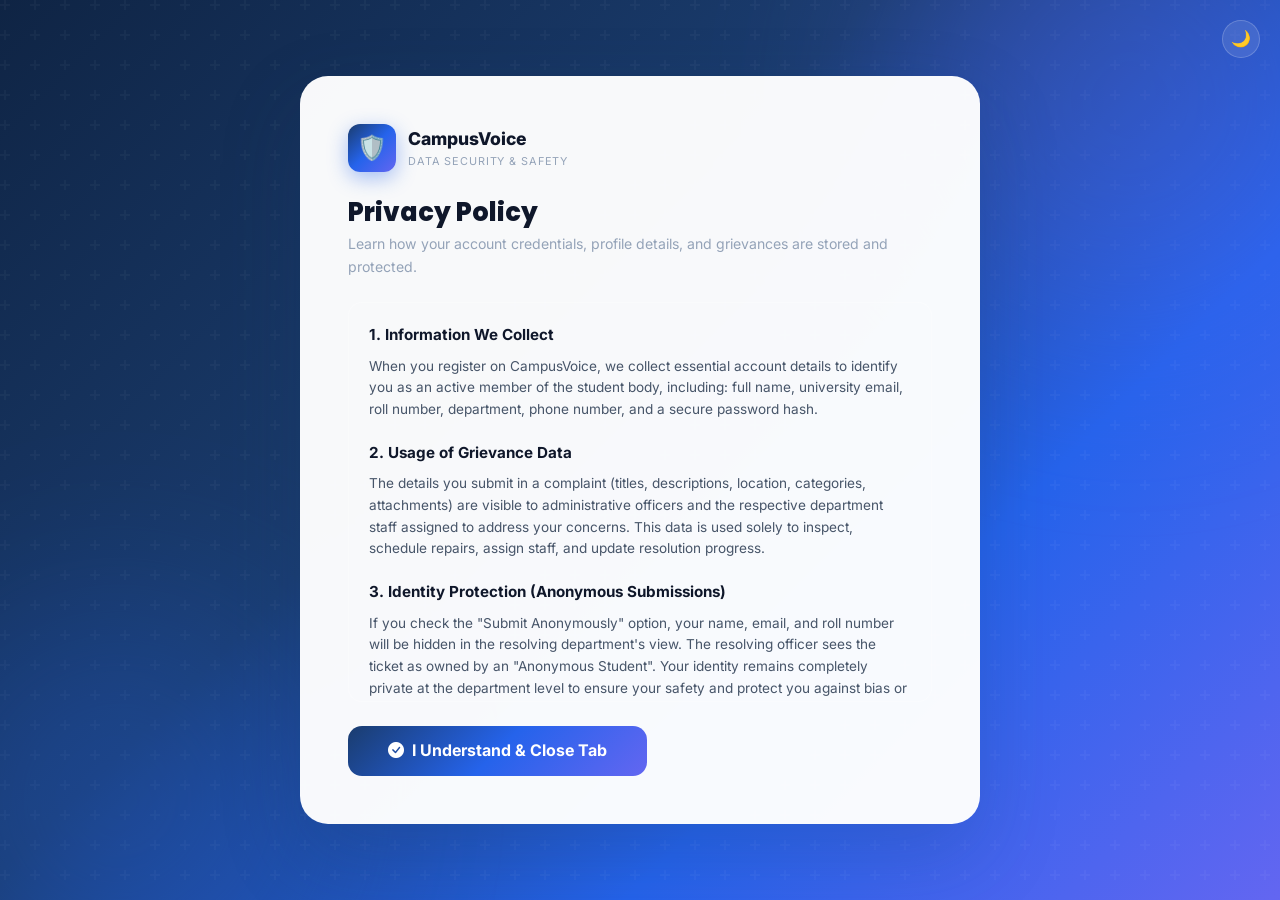
<file: templates/privacy.html>
<!DOCTYPE html>
<html lang="en" data-theme="light">
<head>
  <script>
    (function() {
      const savedTheme = localStorage.getItem('ccms_theme') || 'light';
      document.documentElement.setAttribute('data-theme', savedTheme);
    })();
  </script>

  <meta charset="UTF-8"/>
  <meta name="viewport" content="width=device-width, initial-scale=1.0"/>
  <meta name="description" content="Privacy Policy - Campus Complaint Management System"/>
  <title>Privacy Policy | CampusVoice</title>
  <link rel="icon" href="data:image/svg+xml,<svg xmlns='http://www.w3.org/2000/svg' viewBox='0 0 100 100'><text y='.9em' font-size='90'>🛡️</text></svg>"/>
  <link href="https://cdn.jsdelivr.net/npm/bootstrap@5.3.2/dist/css/bootstrap.min.css" rel="stylesheet"/>
  <link href="https://cdn.jsdelivr.net/npm/bootstrap-icons@1.11.3/font/bootstrap-icons.min.css" rel="stylesheet"/>
  <link href="https://fonts.googleapis.com/css2?family=Inter:wght@300;400;500;600;700;800&family=Poppins:wght@400;600;700;800&display=swap" rel="stylesheet"/>
  <link rel="stylesheet" href="/static/css/style.css"/>
  <link rel="stylesheet" href="/static/css/responsive.css"/>
  <style>
    .legal-content {
      max-height: 400px;
      overflow-y: auto;
      background: rgba(255, 255, 255, 0.03);
      border: 1px solid var(--border-glass);
      border-radius: var(--radius-md);
      padding: 1.25rem;
      font-size: 0.85rem;
      line-height: 1.6;
      color: var(--text-secondary);
    }
    .legal-content::-webkit-scrollbar {
      width: 6px;
    }
    .legal-content::-webkit-scrollbar-track {
      background: transparent;
    }
    .legal-content::-webkit-scrollbar-thumb {
      background: rgba(255, 255, 255, 0.1);
      border-radius: 3px;
    }
    .legal-content::-webkit-scrollbar-thumb:hover {
      background: rgba(255, 255, 255, 0.2);
    }
    .legal-section-title {
      font-size: 0.95rem;
      font-weight: 700;
      color: var(--text-primary);
      margin-top: 1.25rem;
      margin-bottom: 0.5rem;
    }
    .legal-section-title:first-child {
      margin-top: 0;
    }
  </style>
</head>
<body>

<div id="toastContainer" class="toast-container-custom"></div>

<section class="auth-section" style="padding: 4rem 1rem;">
  <div class="auth-orb auth-orb-1"></div>
  <div class="auth-orb auth-orb-2"></div>

  <!-- Theme Toggle -->
  <button class="theme-toggle" style="position:fixed;top:20px;right:20px;z-index:10;">
    <span class="theme-icon">🌙</span>
  </button>

  <div class="auth-card" style="max-width: 680px;">
    <!-- Logo -->
    <div class="auth-logo mb-4">
      <div class="auth-logo-icon">🛡️</div>
      <div>
        <div style="font-size:1.1rem;font-weight:800;color:var(--text-primary);">CampusVoice</div>
        <div style="font-size:0.68rem;color:var(--text-muted);text-transform:uppercase;letter-spacing:0.08em;">Data Security &amp; Safety</div>
      </div>
    </div>

    <h1 class="auth-title">Privacy Policy</h1>
    <p class="auth-subtitle mb-4">Learn how your account credentials, profile details, and grievances are stored and protected.</p>

    <!-- Content Block -->
    <div class="legal-content mb-4">
      <div class="legal-section-title">1. Information We Collect</div>
      <p>When you register on CampusVoice, we collect essential account details to identify you as an active member of the student body, including: full name, university email, roll number, department, phone number, and a secure password hash.</p>

      <div class="legal-section-title">2. Usage of Grievance Data</div>
      <p>The details you submit in a complaint (titles, descriptions, location, categories, attachments) are visible to administrative officers and the respective department staff assigned to address your concerns. This data is used solely to inspect, schedule repairs, assign staff, and update resolution progress.</p>

      <div class="legal-section-title">3. Identity Protection (Anonymous Submissions)</div>
      <p>If you check the "Submit Anonymously" option, your name, email, and roll number will be hidden in the resolving department's view. The resolving officer sees the ticket as owned by an "Anonymous Student". Your identity remains completely private at the department level to ensure your safety and protect you against bias or retaliation.</p>

      <div class="legal-section-title">4. Passwords &amp; Cryptography</div>
      <p>Your password is never stored in plain text. We use industry-standard hashing algorithms (Bcrypt) to securely hash and salt your password before writing it to our databases. This ensures that your actual password remains completely private and secure.</p>

      <div class="legal-section-title">5. Data Retention &amp; Integrity</div>
      <p>Grievance data, timelines, comments, and ratings are retained for educational audit, project reporting, and quality analysis purposes. You can modify your phone number and department in your active profile settings at any time.</p>

      <div class="legal-section-title">6. Sharing &amp; Third-Party Transfers</div>
      <p>CampusVoice is a closed-loop institutional DBMS platform. We do not sell, trade, or transfer your personal data, logs, or complaint histories to any outside third parties or advertising services under any circumstances.</p>
    </div>

    <!-- Actions -->
    <div class="text-center">
      <button onclick="window.close();" class="btn-submit" style="width: auto; padding: 0.75rem 2.5rem;">
        <i class="bi bi-check-circle-fill"></i> I Understand &amp; Close Tab
      </button>
    </div>
  </div>
</section>

<script src="https://cdn.jsdelivr.net/npm/bootstrap@5.3.2/dist/js/bootstrap.bundle.min.js"></script>
<script src="/static/js/main.js"></script>
</body>
</html>
</file>
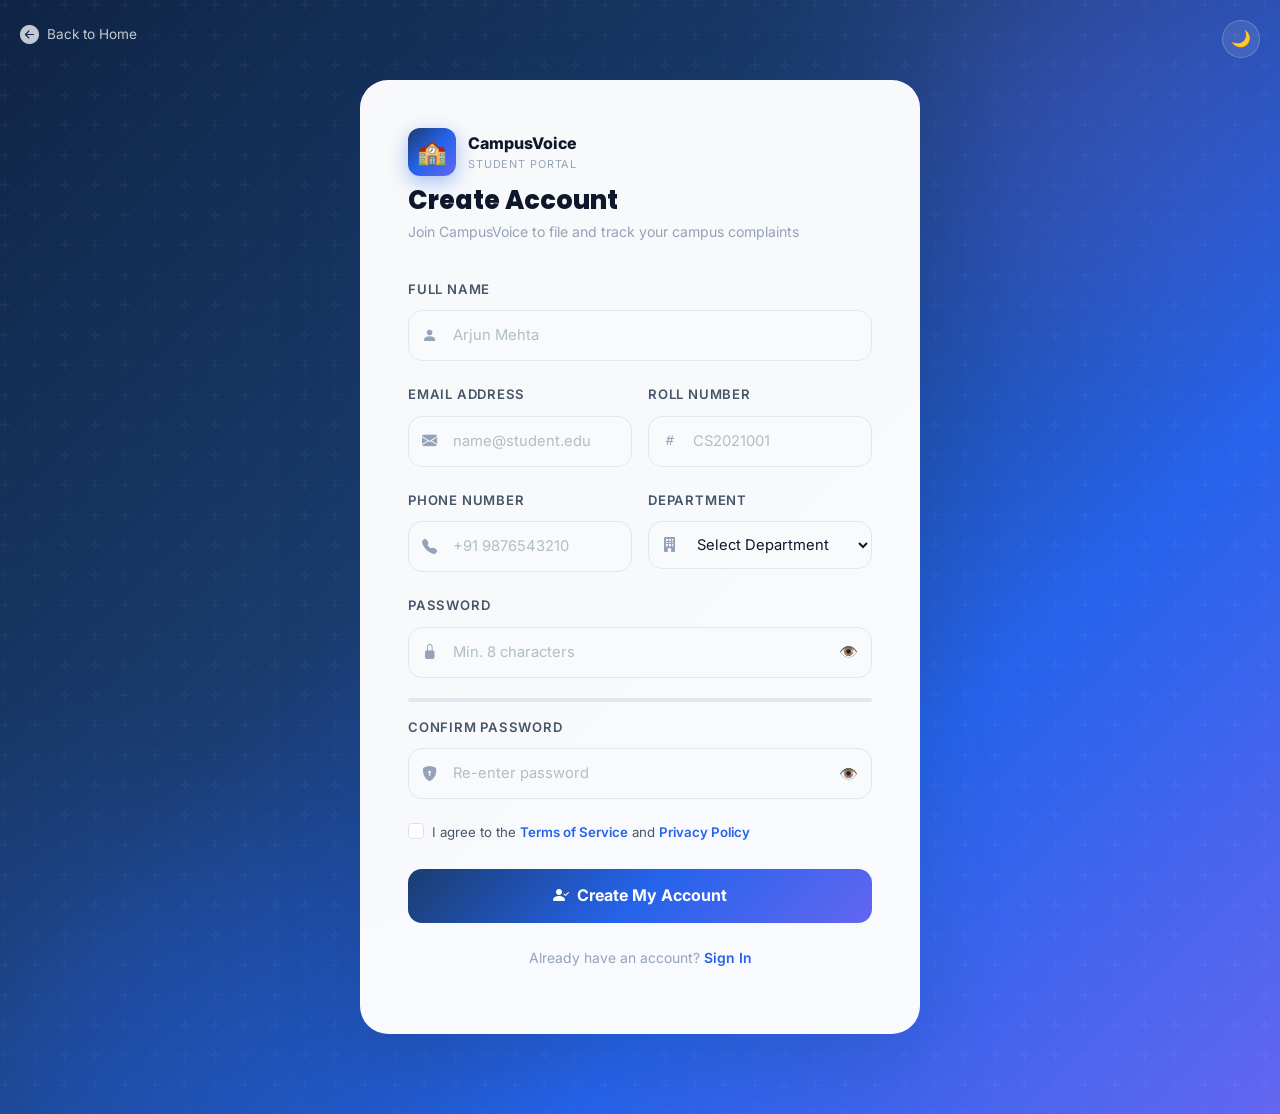
<file: templates/register.html>
<!DOCTYPE html>
<html lang="en" data-theme="light">
<head>
  <script>
    (function() {
      const savedTheme = localStorage.getItem('ccms_theme') || 'light';
      document.documentElement.setAttribute('data-theme', savedTheme);
    })();
  </script>

  <meta charset="UTF-8"/>
  <meta name="viewport" content="width=device-width, initial-scale=1.0"/>
  <meta name="description" content="Student Registration - Campus Complaint Management System"/>
  <title>Register | CampusVoice</title>
  <link rel="icon" href="data:image/svg+xml,<svg xmlns='http://www.w3.org/2000/svg' viewBox='0 0 100 100'><text y='.9em' font-size='90'>🏫</text></svg>"/>
  <link href="https://cdn.jsdelivr.net/npm/bootstrap@5.3.2/dist/css/bootstrap.min.css" rel="stylesheet"/>
  <link href="https://cdn.jsdelivr.net/npm/bootstrap-icons@1.11.3/font/bootstrap-icons.min.css" rel="stylesheet"/>
  <link href="https://fonts.googleapis.com/css2?family=Inter:wght@300;400;500;600;700;800&family=Poppins:wght@400;600;700;800&display=swap" rel="stylesheet"/>
  <link rel="stylesheet" href="/static/css/style.css"/>
  <link rel="stylesheet" href="/static/css/responsive.css"/>
</head>
<body>

<div id="toastContainer" class="toast-container-custom"></div>

<section class="auth-section" style="padding:5rem 1rem;">
  <div class="auth-orb auth-orb-1"></div>
  <div class="auth-orb auth-orb-2"></div>

  <a href="/" style="position:fixed;top:20px;left:20px;display:flex;align-items:center;gap:0.5rem;color:rgba(255,255,255,0.75);font-size:0.85rem;text-decoration:none;z-index:10;">
    <i class="bi bi-arrow-left-circle-fill" style="font-size:1.2rem;"></i> Back to Home
  </a>
  <button class="theme-toggle" style="position:fixed;top:20px;right:20px;z-index:10;">
    <span class="theme-icon">🌙</span>
  </button>

  <div class="auth-card" style="max-width:560px;">
    <div class="auth-logo">
      <div class="auth-logo-icon">🏫</div>
      <div>
        <div style="font-size:1rem;font-weight:800;color:var(--text-primary);">CampusVoice</div>
        <div style="font-size:0.68rem;color:var(--text-muted);text-transform:uppercase;letter-spacing:0.08em;">Student Portal</div>
      </div>
    </div>

    <h1 class="auth-title">Create Account</h1>
    <p class="auth-subtitle">Join CampusVoice to file and track your campus complaints</p>

    <form id="registerForm" data-validate action="/register" method="POST">

      <!-- Full Name -->
      <div class="mb-1"><label class="form-label-custom" for="fullName">Full Name</label></div>
      <div class="input-group-custom">
        <span class="input-icon"><i class="bi bi-person-fill"></i></span>
        <input type="text" id="fullName" name="full_name" class="form-control-custom" placeholder="Arjun Mehta" required autocomplete="name"/>
      </div>

      <div class="row g-3">
        <div class="col-md-6">
          <!-- Email -->
          <div class="mb-1"><label class="form-label-custom" for="regEmail">Email Address</label></div>
          <div class="input-group-custom">
            <span class="input-icon"><i class="bi bi-envelope-fill"></i></span>
            <input type="email" id="regEmail" name="email" class="form-control-custom" placeholder="name@student.edu" required/>
          </div>
        </div>
        <div class="col-md-6">
          <!-- Roll Number -->
          <div class="mb-1"><label class="form-label-custom" for="rollNumber">Roll Number</label></div>
          <div class="input-group-custom">
            <span class="input-icon"><i class="bi bi-hash"></i></span>
            <input type="text" id="rollNumber" name="roll_number" class="form-control-custom" placeholder="CS2021001" required/>
          </div>
        </div>
      </div>

      <div class="row g-3">
        <div class="col-md-6">
          <!-- Phone -->
          <div class="mb-1"><label class="form-label-custom" for="phone">Phone Number</label></div>
          <div class="input-group-custom">
            <span class="input-icon"><i class="bi bi-telephone-fill"></i></span>
            <input type="tel" id="phone" name="phone" class="form-control-custom" placeholder="+91 9876543210"/>
          </div>
        </div>
        <div class="col-md-6">
          <!-- Department -->
          <div class="mb-1"><label class="form-label-custom" for="department">Department</label></div>
          <div class="input-group-custom">
            <span class="input-icon"><i class="bi bi-building-fill"></i></span>
            <select id="department" name="dept_id" class="form-control-custom" required style="padding-left:2.75rem;cursor:pointer;">
              <option value="">Select Department</option>
              <option value="1">IT &amp; Infrastructure</option>
              <option value="2">Academic Affairs</option>
              <option value="3">Hostel &amp; Facilities</option>
              <option value="4">Library</option>
              <option value="5">Sports &amp; Recreation</option>
              <option value="6">Canteen &amp; Cafeteria</option>
              <option value="7">Security</option>
              <option value="9">Student</option>
            </select>
          </div>
        </div>
      </div>

      <!-- Password -->
      <div class="mb-1"><label class="form-label-custom" for="password">Password</label></div>
      <div class="input-group-custom">
        <span class="input-icon"><i class="bi bi-lock-fill"></i></span>
        <input type="password" id="password" name="password" class="form-control-custom" placeholder="Min. 8 characters" required style="padding-right:2.75rem;" autocomplete="new-password"/>
        <span class="input-icon-right" data-toggle-pw="#password" title="Toggle">👁️</span>
      </div>
      <!-- Strength meter -->
      <div class="strength-bar mb-2"><div id="strengthFill" class="strength-fill" style="width:0%"></div></div>
      <div style="font-size:0.72rem;color:var(--text-muted);margin-bottom:0.75rem;" id="strengthLabel"></div>

      <!-- Confirm Password -->
      <div class="mb-1"><label class="form-label-custom" for="confirmPw">Confirm Password</label></div>
      <div class="input-group-custom">
        <span class="input-icon"><i class="bi bi-shield-lock-fill"></i></span>
        <input type="password" id="confirmPw" name="confirm_password" class="form-control-custom" placeholder="Re-enter password" required style="padding-right:2.75rem;" autocomplete="new-password"/>
        <span class="input-icon-right" data-toggle-pw="#confirmPw" title="Toggle">👁️</span>
      </div>

      <!-- Terms -->
      <div class="form-check form-check-custom mb-4">
        <input class="form-check-input" type="checkbox" id="acceptTerms" required/>
        <label class="form-check-label" for="acceptTerms" style="font-size:0.83rem;color:var(--text-secondary);">
          I agree to the <a href="/terms" class="auth-link" target="_blank">Terms of Service</a> and <a href="/privacy" class="auth-link" target="_blank">Privacy Policy</a>
        </label>
      </div>

      <button type="submit" class="btn-submit" id="registerBtn" onclick="handleRegister(event)">
        <i class="bi bi-person-check-fill"></i> Create My Account
      </button>
    </form>

    <p class="auth-footer-text">
      Already have an account? <a href="/login" class="auth-link">Sign In</a>
    </p>
  </div>
</section>

<script src="https://cdn.jsdelivr.net/npm/bootstrap@5.3.2/dist/js/bootstrap.bundle.min.js"></script>
<script src="/static/js/main.js"></script>
<script>
function handleRegister(e) {
  e.preventDefault();
  const fullName = document.getElementById('fullName').value;
  const email = document.getElementById('regEmail').value;
  const rollNumber = document.getElementById('rollNumber').value;
  const phone = document.getElementById('phone').value;
  const department = document.getElementById('department').value;
  const pw  = document.getElementById('password').value;
  const cpw = document.getElementById('confirmPw').value;

  if (!fullName || !email || !rollNumber || !department || !pw) {
    Toast.warning('Missing Fields', 'Please fill in all required fields.');
    return;
  }
  if (!document.getElementById('acceptTerms').checked) {
    Toast.warning('Terms Required', 'Please accept the Terms of Service to continue.');
    return;
  }
  if (pw !== cpw) {
    Toast.error('Password Mismatch', 'Passwords do not match. Please re-enter.');
    document.getElementById('confirmPw').style.borderColor = 'var(--danger)';
    return;
  }
  if (pw.length < 8) {
    Toast.warning('Weak Password', 'Password must be at least 8 characters long.');
    return;
  }
  const btn = document.getElementById('registerBtn');
  btn.disabled = true;
  btn.innerHTML = '<span style="display:inline-block;width:16px;height:16px;border:2px solid rgba(255,255,255,0.4);border-top-color:#fff;border-radius:50%;animation:spin 0.8s linear infinite;margin-right:8px;vertical-align:middle"></span>Creating Account...';

  fetch('/register', {
    method: 'POST',
    headers: { 'Content-Type': 'application/json' },
    body: JSON.stringify({
      fullName: fullName,
      email: email,
      rollNumber: rollNumber,
      phone: phone,
      department: department,
      password: pw
    })
  })
  .then(res => res.json())
  .then(data => {
    if (data.success) {
      Toast.success('Account Created!', 'Welcome to CampusVoice! Redirecting to login...');
      setTimeout(() => {
        window.location.href = data.redirect;
      }, 400);
    } else {
      Toast.error('Registration Failed', data.message || 'Error creating account.');
      btn.disabled = false;
      btn.innerHTML = '<i class="bi bi-person-check-fill"></i> Create My Account';
    }
  })
  .catch(err => {
    console.error(err);
    Toast.error('Server Error', 'Failed to connect to backend.');
    btn.disabled = false;
    btn.innerHTML = '<i class="bi bi-person-check-fill"></i> Create My Account';
  });
}

// Confirm password live check
document.getElementById('confirmPw')?.addEventListener('input', function() {
  const pw = document.getElementById('password').value;
  this.style.borderColor = this.value ? (this.value === pw ? 'var(--success)' : 'var(--danger)') : '';
});
</script>
</body>
</html>
</file>
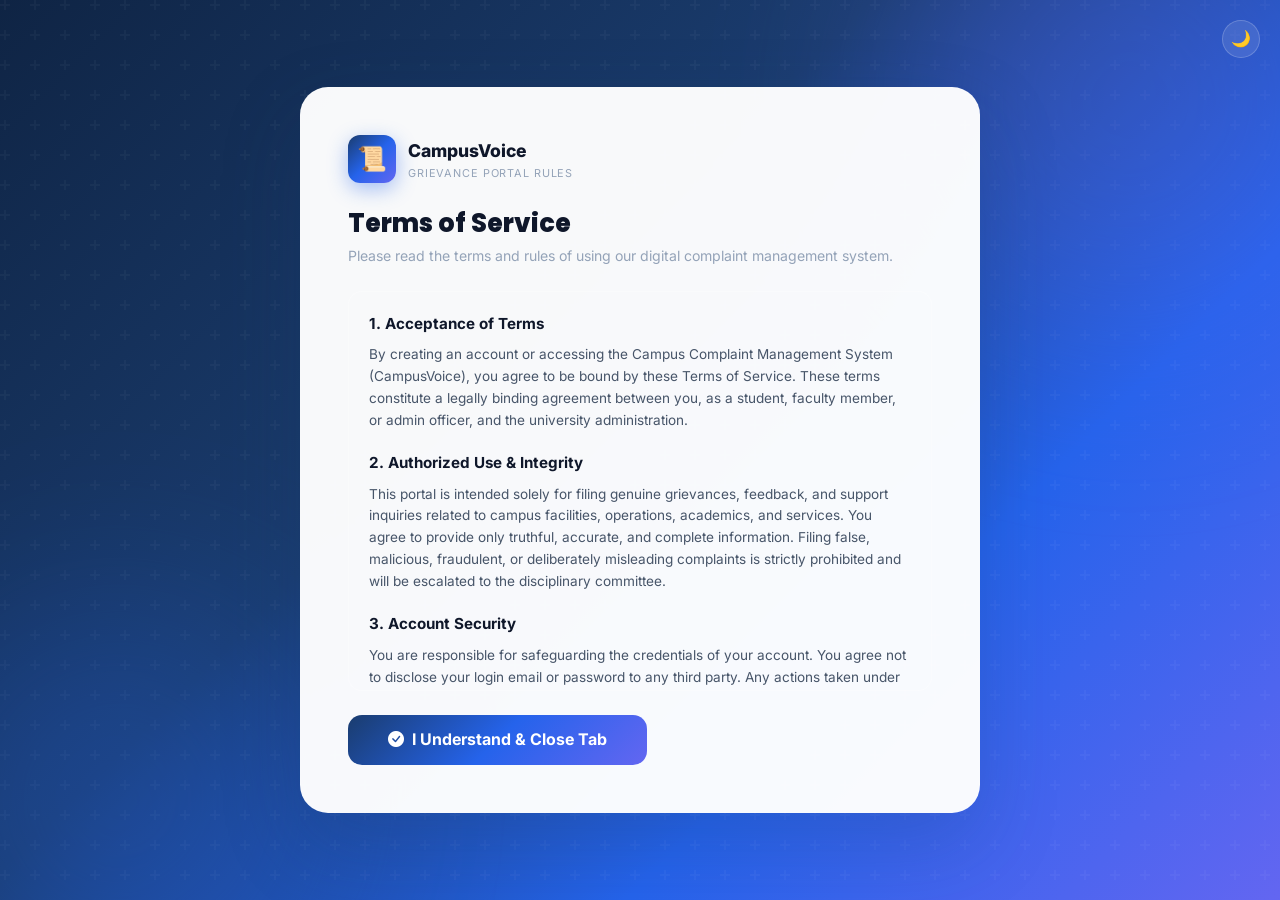
<file: templates/terms.html>
<!DOCTYPE html>
<html lang="en" data-theme="light">
<head>
  <script>
    (function() {
      const savedTheme = localStorage.getItem('ccms_theme') || 'light';
      document.documentElement.setAttribute('data-theme', savedTheme);
    })();
  </script>

  <meta charset="UTF-8"/>
  <meta name="viewport" content="width=device-width, initial-scale=1.0"/>
  <meta name="description" content="Terms of Service - Campus Complaint Management System"/>
  <title>Terms of Service | CampusVoice</title>
  <link rel="icon" href="data:image/svg+xml,<svg xmlns='http://www.w3.org/2000/svg' viewBox='0 0 100 100'><text y='.9em' font-size='90'>📜</text></svg>"/>
  <link href="https://cdn.jsdelivr.net/npm/bootstrap@5.3.2/dist/css/bootstrap.min.css" rel="stylesheet"/>
  <link href="https://cdn.jsdelivr.net/npm/bootstrap-icons@1.11.3/font/bootstrap-icons.min.css" rel="stylesheet"/>
  <link href="https://fonts.googleapis.com/css2?family=Inter:wght@300;400;500;600;700;800&family=Poppins:wght@400;600;700;800&display=swap" rel="stylesheet"/>
  <link rel="stylesheet" href="/static/css/style.css"/>
  <link rel="stylesheet" href="/static/css/responsive.css"/>
  <style>
    .legal-content {
      max-height: 400px;
      overflow-y: auto;
      background: rgba(255, 255, 255, 0.03);
      border: 1px solid var(--border-glass);
      border-radius: var(--radius-md);
      padding: 1.25rem;
      font-size: 0.85rem;
      line-height: 1.6;
      color: var(--text-secondary);
    }
    .legal-content::-webkit-scrollbar {
      width: 6px;
    }
    .legal-content::-webkit-scrollbar-track {
      background: transparent;
    }
    .legal-content::-webkit-scrollbar-thumb {
      background: rgba(255, 255, 255, 0.1);
      border-radius: 3px;
    }
    .legal-content::-webkit-scrollbar-thumb:hover {
      background: rgba(255, 255, 255, 0.2);
    }
    .legal-section-title {
      font-size: 0.95rem;
      font-weight: 700;
      color: var(--text-primary);
      margin-top: 1.25rem;
      margin-bottom: 0.5rem;
    }
    .legal-section-title:first-child {
      margin-top: 0;
    }
  </style>
</head>
<body>

<div id="toastContainer" class="toast-container-custom"></div>

<section class="auth-section" style="padding: 4rem 1rem;">
  <div class="auth-orb auth-orb-1"></div>
  <div class="auth-orb auth-orb-2"></div>

  <!-- Theme Toggle -->
  <button class="theme-toggle" style="position:fixed;top:20px;right:20px;z-index:10;">
    <span class="theme-icon">🌙</span>
  </button>

  <div class="auth-card" style="max-width: 680px;">
    <!-- Logo -->
    <div class="auth-logo mb-4">
      <div class="auth-logo-icon">📜</div>
      <div>
        <div style="font-size:1.1rem;font-weight:800;color:var(--text-primary);">CampusVoice</div>
        <div style="font-size:0.68rem;color:var(--text-muted);text-transform:uppercase;letter-spacing:0.08em;">Grievance Portal Rules</div>
      </div>
    </div>

    <h1 class="auth-title">Terms of Service</h1>
    <p class="auth-subtitle mb-4">Please read the terms and rules of using our digital complaint management system.</p>

    <!-- Content Block -->
    <div class="legal-content mb-4">
      <div class="legal-section-title">1. Acceptance of Terms</div>
      <p>By creating an account or accessing the Campus Complaint Management System (CampusVoice), you agree to be bound by these Terms of Service. These terms constitute a legally binding agreement between you, as a student, faculty member, or admin officer, and the university administration.</p>

      <div class="legal-section-title">2. Authorized Use & Integrity</div>
      <p>This portal is intended solely for filing genuine grievances, feedback, and support inquiries related to campus facilities, operations, academics, and services. You agree to provide only truthful, accurate, and complete information. Filing false, malicious, fraudulent, or deliberately misleading complaints is strictly prohibited and will be escalated to the disciplinary committee.</p>

      <div class="legal-section-title">3. Account Security</div>
      <p>You are responsible for safeguarding the credentials of your account. You agree not to disclose your login email or password to any third party. Any actions taken under your account will be considered your responsibility.</p>

      <div class="legal-section-title">4. Respectful Communication</div>
      <p>All descriptions, attachments, and comments submitted through this portal must adhere to professional campus guidelines. Obscene, defamatory, abusive, threatening, or harassing language directed at administrators, departments, faculty, or other students will result in immediate suspension of account privileges and appropriate administrative actions.</p>

      <div class="legal-section-title">5. Anonymous Filings</div>
      <p>Filing complaints anonymously is permitted for safety and sensitivity. However, anonymous submissions remain subject to system audit logs, and the super administrator maintains administrative tools to resolve disputes, investigate abuse, or take action against malicious behavior.</p>

      <div class="legal-section-title">6. Service Modifications</div>
      <p>The university reserves the right to modify, suspend, or update features of the CampusVoice portal at any time to improve efficiency, system security, or align with university guidelines.</p>
    </div>

    <!-- Actions -->
    <div class="text-center">
      <button onclick="window.close();" class="btn-submit" style="width: auto; padding: 0.75rem 2.5rem;">
        <i class="bi bi-check-circle-fill"></i> I Understand &amp; Close Tab
      </button>
    </div>
  </div>
</section>

<script src="https://cdn.jsdelivr.net/npm/bootstrap@5.3.2/dist/js/bootstrap.bundle.min.js"></script>
<script src="/static/js/main.js"></script>
</body>
</html>
</file>
<file: static/css/style.css>
/* ============================================================
   Campus Complaint Management System - Main Stylesheet
   Modern, Premium, Glassmorphism UI
   ============================================================ */

@import url('https://fonts.googleapis.com/css2?family=Inter:wght@300;400;500;600;700;800;900&family=Poppins:wght@300;400;500;600;700;800&display=swap');

/* ── CSS Variables ─────────────────────────────────────────── */
:root {
  --primary:        #1a3c6e;
  --primary-light:  #2563eb;
  --primary-dark:   #0f2444;
  --accent:         #6366f1;
  --accent-light:   #818cf8;
  --success:        #10b981;
  --warning:        #f59e0b;
  --danger:         #ef4444;
  --info:           #06b6d4;

  --bg:             #f0f4ff;
  --bg-card:        rgba(255,255,255,0.75);
  --bg-glass:       rgba(255,255,255,0.15);
  --border-glass:   rgba(255,255,255,0.3);

  --text-primary:   #0f172a;
  --text-secondary: #475569;
  --text-muted:     #94a3b8;

  --shadow-sm:  0 2px 8px rgba(26,60,110,0.08);
  --shadow-md:  0 8px 32px rgba(26,60,110,0.14);
  --shadow-lg:  0 20px 60px rgba(26,60,110,0.18);
  --shadow-xl:  0 32px 80px rgba(26,60,110,0.22);

  --radius-sm:  8px;
  --radius-md:  14px;
  --radius-lg:  20px;
  --radius-xl:  28px;
  --radius-full: 9999px;

  --transition: all 0.3s cubic-bezier(0.4, 0, 0.2, 1);
  --transition-slow: all 0.6s cubic-bezier(0.4, 0, 0.2, 1);

  --font-body: 'Inter', sans-serif;
  --font-heading: 'Poppins', sans-serif;

  --gradient-primary: linear-gradient(135deg, #1a3c6e 0%, #2563eb 50%, #6366f1 100%);
  --gradient-hero: linear-gradient(135deg, #0f2444 0%, #1a3c6e 40%, #2563eb 70%, #6366f1 100%);
  --gradient-card: linear-gradient(145deg, rgba(255,255,255,0.9), rgba(240,244,255,0.8));
  --gradient-accent: linear-gradient(135deg, #6366f1, #818cf8);
}

/* Dark Mode Variables */
[data-theme="dark"] {
  --bg:             #0a0f1e;
  --bg-card:        rgba(15, 23, 42, 0.85);
  --bg-glass:       rgba(15, 23, 42, 0.6);
  --border-glass:   rgba(99, 102, 241, 0.2);
  --text-primary:   #f1f5f9;
  --text-secondary: #cbd5e1;
  --text-muted:     #64748b;
  --shadow-md:      0 8px 32px rgba(0,0,0,0.4);
  --gradient-card:  linear-gradient(145deg, rgba(15,23,42,0.9), rgba(30,41,59,0.8));
}

/* ── Reset & Base ─────────────────────────────────────────── */
*, *::before, *::after { box-sizing: border-box; margin: 0; padding: 0; }

html { scroll-behavior: smooth; font-size: 16px; }

body {
  font-family: var(--font-body);
  background-color: var(--bg);
  color: var(--text-primary);
  line-height: 1.6;
  overflow-x: hidden;
  transition: background-color 0.4s, color 0.4s;
}

h1, h2, h3, h4, h5, h6 {
  font-family: var(--font-heading);
  font-weight: 700;
  line-height: 1.3;
}

a { text-decoration: none; color: inherit; }

img { max-width: 100%; }

/* ── Scrollbar ─────────────────────────────────────────────── */
::-webkit-scrollbar { width: 6px; }
::-webkit-scrollbar-track { background: transparent; }
::-webkit-scrollbar-thumb { background: var(--primary-light); border-radius: 99px; }

/* ── Selection ─────────────────────────────────────────────── */
::selection { background: rgba(99,102,241,0.2); color: var(--primary); }

/* ══════════════════════════════════════════════════════════════
   NAVBAR
══════════════════════════════════════════════════════════════ */
.main-navbar {
  position: fixed;
  top: 0; left: 0; right: 0;
  z-index: 1000;
  padding: 0.75rem 0;
  background: rgba(15, 36, 68, 0.92);
  backdrop-filter: blur(20px);
  -webkit-backdrop-filter: blur(20px);
  border-bottom: 1px solid rgba(255,255,255,0.08);
  transition: var(--transition);
}

.main-navbar.scrolled {
  padding: 0.5rem 0;
  background: rgba(10, 20, 50, 0.98);
  box-shadow: 0 4px 30px rgba(0,0,0,0.3);
}

.navbar-brand-custom {
  display: flex;
  align-items: center;
  gap: 0.75rem;
}

.brand-icon {
  width: 42px; height: 42px;
  background: var(--gradient-primary);
  border-radius: 10px;
  display: flex; align-items: center; justify-content: center;
  font-size: 1.3rem;
  box-shadow: 0 4px 15px rgba(37,99,235,0.4);
}

.brand-text { color: #fff; font-family: var(--font-heading); }
.brand-text .title { font-size: 1rem; font-weight: 700; letter-spacing: 0.02em; }
.brand-text .subtitle { font-size: 0.65rem; color: rgba(255,255,255,0.6); text-transform: uppercase; letter-spacing: 0.1em; }

.nav-link-custom {
  color: rgba(255,255,255,0.8) !important;
  font-weight: 500;
  font-size: 0.9rem;
  padding: 0.5rem 1rem !important;
  border-radius: 8px;
  transition: var(--transition);
  position: relative;
}

.nav-link-custom::after {
  content: '';
  position: absolute;
  bottom: 4px; left: 50%;
  width: 0; height: 2px;
  background: var(--accent-light);
  border-radius: 2px;
  transform: translateX(-50%);
  transition: var(--transition);
}

.nav-link-custom:hover { color: #fff !important; background: rgba(255,255,255,0.08); }
.nav-link-custom:hover::after { width: 60%; }

.btn-nav-login {
  background: rgba(255,255,255,0.12);
  border: 1px solid rgba(255,255,255,0.25);
  color: #fff !important;
  padding: 0.45rem 1.2rem !important;
  border-radius: var(--radius-full) !important;
  font-weight: 500;
  transition: var(--transition);
}

.btn-nav-login:hover {
  background: rgba(255,255,255,0.22);
  border-color: rgba(255,255,255,0.5);
  transform: translateY(-1px);
}

.btn-nav-register {
  background: var(--gradient-primary);
  border: none;
  color: #fff !important;
  padding: 0.45rem 1.2rem !important;
  border-radius: var(--radius-full) !important;
  font-weight: 600;
  box-shadow: 0 4px 15px rgba(37,99,235,0.4);
  transition: var(--transition);
}

.btn-nav-register:hover {
  transform: translateY(-2px);
  box-shadow: 0 8px 25px rgba(37,99,235,0.5);
}

/* Dark Mode Toggle */
.theme-toggle {
  width: 38px; height: 38px;
  background: rgba(255,255,255,0.1);
  border: 1px solid rgba(255,255,255,0.2);
  border-radius: 50%;
  display: flex; align-items: center; justify-content: center;
  cursor: pointer;
  color: #fff;
  font-size: 1rem;
  transition: var(--transition);
}
.theme-toggle:hover { background: rgba(255,255,255,0.2); transform: rotate(20deg); }

/* ══════════════════════════════════════════════════════════════
   HERO SECTION
══════════════════════════════════════════════════════════════ */
.hero-section {
  min-height: 100vh;
  background: var(--gradient-hero);
  position: relative;
  display: flex;
  align-items: center;
  overflow: hidden;
}

.hero-section::before {
  content: '';
  position: absolute;
  inset: 0;
  background: url("data:image/svg+xml,%3Csvg width='60' height='60' viewBox='0 0 60 60' xmlns='http://www.w3.org/2000/svg'%3E%3Cg fill='none' fill-rule='evenodd'%3E%3Cg fill='%23ffffff' fill-opacity='0.03'%3E%3Cpath d='M36 34v-4h-2v4h-4v2h4v4h2v-4h4v-2h-4zm0-30V0h-2v4h-4v2h4v4h2V6h4V4h-4zM6 34v-4H4v4H0v2h4v4h2v-4h4v-2H6zM6 4V0H4v4H0v2h4v4h2V6h4V4H6z'/%3E%3C/g%3E%3C/g%3E%3C/svg%3E");
}

.hero-orb {
  position: absolute;
  border-radius: 50%;
  filter: blur(80px);
  opacity: 0.35;
  animation: float 8s ease-in-out infinite;
}

.hero-orb-1 {
  width: 600px; height: 600px;
  background: radial-gradient(circle, #6366f1, transparent);
  top: -200px; right: -100px;
}

.hero-orb-2 {
  width: 400px; height: 400px;
  background: radial-gradient(circle, #2563eb, transparent);
  bottom: -100px; left: -100px;
  animation-delay: -4s;
}

.hero-orb-3 {
  width: 300px; height: 300px;
  background: radial-gradient(circle, #06b6d4, transparent);
  top: 50%; left: 40%;
  animation-delay: -2s;
}

@keyframes float {
  0%, 100% { transform: translateY(0px) scale(1); }
  50%       { transform: translateY(-30px) scale(1.05); }
}

.hero-content { position: relative; z-index: 2; }

.hero-badge {
  display: inline-flex;
  align-items: center;
  gap: 0.5rem;
  background: rgba(255,255,255,0.12);
  border: 1px solid rgba(255,255,255,0.25);
  backdrop-filter: blur(10px);
  color: rgba(255,255,255,0.9);
  padding: 0.4rem 1rem;
  border-radius: var(--radius-full);
  font-size: 0.8rem;
  font-weight: 500;
  letter-spacing: 0.05em;
  margin-bottom: 1.5rem;
  animation: slideDown 0.8s ease forwards;
}

.hero-badge .dot {
  width: 8px; height: 8px;
  background: var(--success);
  border-radius: 50%;
  animation: pulse 2s infinite;
}

.hero-title {
  font-size: clamp(2.5rem, 5vw, 4.5rem);
  font-weight: 800;
  color: #fff;
  line-height: 1.15;
  margin-bottom: 1.5rem;
  animation: slideUp 0.8s ease 0.1s both;
}

.hero-title .gradient-text {
  background: linear-gradient(90deg, #93c5fd, #c4b5fd, #86efac);
  -webkit-background-clip: text;
  -webkit-text-fill-color: transparent;
  background-clip: text;
}

.hero-desc {
  font-size: 1.1rem;
  color: rgba(255,255,255,0.75);
  max-width: 540px;
  margin-bottom: 2.5rem;
  line-height: 1.8;
  animation: slideUp 0.8s ease 0.2s both;
}

.hero-actions { animation: slideUp 0.8s ease 0.3s both; }

.btn-hero-primary {
  background: #fff;
  color: var(--primary);
  padding: 0.85rem 2rem;
  border-radius: var(--radius-full);
  font-weight: 700;
  font-size: 1rem;
  border: none;
  box-shadow: 0 8px 30px rgba(0,0,0,0.2);
  transition: var(--transition);
  display: inline-flex;
  align-items: center;
  gap: 0.5rem;
}

.btn-hero-primary:hover {
  transform: translateY(-3px);
  box-shadow: 0 15px 40px rgba(0,0,0,0.25);
  background: var(--bg);
  color: var(--primary);
}

.btn-hero-outline {
  background: transparent;
  color: #fff;
  padding: 0.85rem 2rem;
  border-radius: var(--radius-full);
  font-weight: 600;
  font-size: 1rem;
  border: 2px solid rgba(255,255,255,0.4);
  transition: var(--transition);
  display: inline-flex;
  align-items: center;
  gap: 0.5rem;
}

.btn-hero-outline:hover {
  background: rgba(255,255,255,0.12);
  border-color: rgba(255,255,255,0.7);
  color: #fff;
  transform: translateY(-3px);
}

/* Hero Stats */
.hero-stats {
  display: flex;
  gap: 2rem;
  margin-top: 3rem;
  animation: slideUp 0.8s ease 0.4s both;
}

.hero-stat { text-align: center; }
.hero-stat .value {
  font-size: 2rem;
  font-weight: 800;
  color: #fff;
  display: block;
  font-family: var(--font-heading);
}
.hero-stat .label {
  font-size: 0.75rem;
  color: rgba(255,255,255,0.6);
  text-transform: uppercase;
  letter-spacing: 0.08em;
}
.hero-stat-divider {
  width: 1px;
  background: rgba(255,255,255,0.2);
  align-self: stretch;
}

/* Hero Visual Card */
.hero-visual {
  position: relative;
  z-index: 2;
  animation: slideLeft 1s ease 0.2s both;
}

.hero-card {
  background: rgba(255,255,255,0.1);
  backdrop-filter: blur(20px);
  -webkit-backdrop-filter: blur(20px);
  border: 1px solid rgba(255,255,255,0.2);
  border-radius: var(--radius-xl);
  padding: 2rem;
  box-shadow: var(--shadow-xl);
  position: relative;
}

.hero-card::before {
  content: '';
  position: absolute;
  inset: -1px;
  border-radius: inherit;
  background: linear-gradient(135deg, rgba(255,255,255,0.3), transparent, rgba(99,102,241,0.3));
  z-index: -1;
}

.hero-card-header {
  display: flex;
  align-items: center;
  justify-content: space-between;
  margin-bottom: 1.5rem;
  padding-bottom: 1rem;
  border-bottom: 1px solid rgba(255,255,255,0.15);
}

.hero-card-title {
  color: #fff;
  font-weight: 600;
  font-size: 0.9rem;
}

.status-dots { display: flex; gap: 6px; }
.status-dot { width: 10px; height: 10px; border-radius: 50%; }
.dot-red    { background: #ef4444; }
.dot-yellow { background: #f59e0b; }
.dot-green  { background: #10b981; }

.complaint-item {
  display: flex;
  align-items: center;
  gap: 1rem;
  padding: 0.85rem;
  background: rgba(255,255,255,0.08);
  border-radius: var(--radius-md);
  margin-bottom: 0.75rem;
  border: 1px solid rgba(255,255,255,0.1);
  transition: var(--transition);
}

.complaint-item:hover { background: rgba(255,255,255,0.14); }

.complaint-icon {
  width: 40px; height: 40px;
  border-radius: 10px;
  display: flex; align-items: center; justify-content: center;
  font-size: 1rem;
  flex-shrink: 0;
}

.complaint-item-info { flex: 1; }
.complaint-item-title { color: rgba(255,255,255,0.9); font-size: 0.82rem; font-weight: 600; }
.complaint-item-sub   { color: rgba(255,255,255,0.5); font-size: 0.72rem; }

.badge-status {
  font-size: 0.68rem;
  padding: 0.25rem 0.65rem;
  border-radius: var(--radius-full);
  font-weight: 600;
  text-transform: uppercase;
  letter-spacing: 0.06em;
}

.badge-resolved  { background: rgba(16,185,129,0.2); color: #34d399; border: 1px solid rgba(16,185,129,0.3); }
.badge-pending   { background: rgba(245,158,11,0.2); color: #fbbf24; border: 1px solid rgba(245,158,11,0.3); }
.badge-progress  { background: rgba(99,102,241,0.2); color: #a78bfa; border: 1px solid rgba(99,102,241,0.3); }
.badge-rejected  { background: rgba(239,68,68,0.2);  color: #f87171; border: 1px solid rgba(239,68,68,0.3); }
.badge-review    { background: rgba(6,182,212,0.2);  color: #22d3ee; border: 1px solid rgba(6,182,212,0.3); }

/* Floating cards */
.floating-card {
  position: absolute;
  background: rgba(255,255,255,0.95);
  border-radius: var(--radius-md);
  padding: 0.85rem 1.2rem;
  box-shadow: var(--shadow-lg);
  display: flex;
  align-items: center;
  gap: 0.75rem;
  font-size: 0.82rem;
  font-weight: 600;
  color: var(--text-primary);
  animation: floatCard 6s ease-in-out infinite;
}

.floating-card-1 { top: -20px; left: -30px; animation-delay: 0s; }
.floating-card-2 { bottom: -20px; right: -20px; animation-delay: -3s; }

@keyframes floatCard {
  0%, 100% { transform: translateY(0); }
  50%       { transform: translateY(-12px); }
}

.fc-icon {
  width: 36px; height: 36px;
  border-radius: 8px;
  display: flex; align-items: center; justify-content: center;
  font-size: 1.1rem;
}

/* ══════════════════════════════════════════════════════════════
   SECTION STYLES
══════════════════════════════════════════════════════════════ */
section { padding: 6rem 0; }

.section-badge {
  display: inline-flex;
  align-items: center;
  gap: 0.4rem;
  background: rgba(99,102,241,0.1);
  border: 1px solid rgba(99,102,241,0.25);
  color: var(--accent);
  padding: 0.35rem 0.9rem;
  border-radius: var(--radius-full);
  font-size: 0.78rem;
  font-weight: 600;
  text-transform: uppercase;
  letter-spacing: 0.08em;
  margin-bottom: 1rem;
}

.section-title {
  font-size: clamp(1.8rem, 3.5vw, 2.8rem);
  font-weight: 800;
  color: var(--text-primary);
  margin-bottom: 1rem;
  line-height: 1.2;
}

.section-desc {
  font-size: 1.05rem;
  color: var(--text-secondary);
  max-width: 580px;
  margin: 0 auto 3rem;
  line-height: 1.8;
}

.gradient-text {
  background: var(--gradient-primary);
  -webkit-background-clip: text;
  -webkit-text-fill-color: transparent;
  background-clip: text;
}

/* ── Feature Cards ─────────────────────────────────────────── */
.feature-card {
  background: var(--bg-card);
  backdrop-filter: blur(10px);
  border: 1px solid rgba(255,255,255,0.6);
  border-radius: var(--radius-lg);
  padding: 2rem;
  height: 100%;
  box-shadow: var(--shadow-sm);
  transition: var(--transition);
  position: relative;
  overflow: hidden;
}

.feature-card::before {
  content: '';
  position: absolute;
  top: 0; left: 0; right: 0;
  height: 3px;
  background: var(--gradient-primary);
  transform: scaleX(0);
  transform-origin: left;
  transition: var(--transition);
}

.feature-card:hover {
  transform: translateY(-8px);
  box-shadow: var(--shadow-lg);
  border-color: rgba(99,102,241,0.2);
}

.feature-card:hover::before { transform: scaleX(1); }

.feature-icon {
  width: 56px; height: 56px;
  border-radius: var(--radius-md);
  display: flex; align-items: center; justify-content: center;
  font-size: 1.5rem;
  margin-bottom: 1.25rem;
  position: relative;
  overflow: hidden;
}

.feature-icon::after {
  content: '';
  position: absolute;
  inset: 0;
  background: inherit;
  opacity: 0.15;
}

.fi-blue   { background: linear-gradient(135deg, #dbeafe, #93c5fd); color: var(--primary-light); }
.fi-purple { background: linear-gradient(135deg, #ede9fe, #c4b5fd); color: var(--accent); }
.fi-green  { background: linear-gradient(135deg, #d1fae5, #6ee7b7); color: var(--success); }
.fi-orange { background: linear-gradient(135deg, #fef3c7, #fcd34d); color: #d97706; }
.fi-red    { background: linear-gradient(135deg, #fee2e2, #fca5a5); color: var(--danger); }
.fi-cyan   { background: linear-gradient(135deg, #cffafe, #67e8f9); color: var(--info); }

.feature-title {
  font-size: 1.1rem;
  font-weight: 700;
  color: var(--text-primary);
  margin-bottom: 0.5rem;
}

.feature-desc {
  font-size: 0.88rem;
  color: var(--text-secondary);
  line-height: 1.7;
}

/* ── Stats Section ─────────────────────────────────────────── */
.stats-section {
  background: var(--gradient-primary);
  position: relative;
  overflow: hidden;
}

.stats-section::before {
  content: '';
  position: absolute;
  inset: 0;
  background: url("data:image/svg+xml,%3Csvg width='60' height='60' viewBox='0 0 60 60' xmlns='http://www.w3.org/2000/svg'%3E%3Cg fill='none'%3E%3Cg fill='%23ffffff' fill-opacity='0.04'%3E%3Cpath d='M36 34v-4h-2v4h-4v2h4v4h2v-4h4v-2h-4zm0-30V0h-2v4h-4v2h4v4h2V6h4V4h-4zM6 34v-4H4v4H0v2h4v4h2v-4h4v-2H6zM6 4V0H4v4H0v2h4v4h2V6h4V4H6z'/%3E%3C/g%3E%3C/g%3E%3C/svg%3E");
}

.stat-card {
  text-align: center;
  padding: 2rem;
  position: relative;
  z-index: 1;
}

.stat-card .stat-number {
  font-size: 3rem;
  font-weight: 900;
  color: #fff;
  display: block;
  font-family: var(--font-heading);
  line-height: 1;
  margin-bottom: 0.5rem;
}

.stat-card .stat-label {
  font-size: 0.9rem;
  color: rgba(255,255,255,0.75);
  text-transform: uppercase;
  letter-spacing: 0.08em;
}

.stat-card .stat-icon {
  font-size: 2.5rem;
  margin-bottom: 1rem;
  display: block;
  opacity: 0.8;
}

/* ── Process Steps ─────────────────────────────────────────── */
.process-step {
  text-align: center;
  position: relative;
}

.step-number {
  width: 64px; height: 64px;
  background: var(--gradient-primary);
  color: #fff;
  border-radius: 50%;
  display: flex; align-items: center; justify-content: center;
  font-size: 1.4rem;
  font-weight: 800;
  margin: 0 auto 1.25rem;
  box-shadow: 0 8px 25px rgba(37,99,235,0.35);
  position: relative;
  z-index: 1;
}

.step-connector {
  position: absolute;
  top: 32px;
  left: calc(50% + 40px);
  right: calc(-50% + 40px);
  height: 2px;
  background: linear-gradient(90deg, var(--primary-light), var(--accent));
  opacity: 0.3;
}

.step-title {
  font-size: 1rem;
  font-weight: 700;
  color: var(--text-primary);
  margin-bottom: 0.5rem;
}

.step-desc {
  font-size: 0.85rem;
  color: var(--text-secondary);
  line-height: 1.6;
}

/* ── Testimonials ──────────────────────────────────────────── */
.testimonial-card {
  background: var(--bg-card);
  backdrop-filter: blur(10px);
  border: 1px solid rgba(255,255,255,0.6);
  border-radius: var(--radius-lg);
  padding: 2rem;
  height: 100%;
  box-shadow: var(--shadow-sm);
  transition: var(--transition);
  position: relative;
}

.testimonial-card:hover {
  transform: translateY(-5px);
  box-shadow: var(--shadow-md);
}

.quote-icon {
  font-size: 3rem;
  line-height: 1;
  background: var(--gradient-primary);
  -webkit-background-clip: text;
  -webkit-text-fill-color: transparent;
  background-clip: text;
  margin-bottom: 1rem;
  display: block;
  opacity: 0.3;
}

.testimonial-text {
  font-size: 0.92rem;
  color: var(--text-secondary);
  line-height: 1.8;
  font-style: italic;
  margin-bottom: 1.5rem;
}

.testimonial-author { display: flex; align-items: center; gap: 1rem; }

.author-avatar {
  width: 48px; height: 48px;
  border-radius: 50%;
  background: var(--gradient-primary);
  display: flex; align-items: center; justify-content: center;
  color: #fff;
  font-weight: 700;
  font-size: 1rem;
  flex-shrink: 0;
}

.author-name  { font-weight: 700; font-size: 0.9rem; color: var(--text-primary); }
.author-role  { font-size: 0.78rem; color: var(--text-muted); }

.stars { color: #f59e0b; font-size: 0.85rem; letter-spacing: 2px; margin-bottom: 0.75rem; }

/* ── FAQ Section ───────────────────────────────────────────── */
.faq-section { background: var(--bg); }

.accordion-item-custom {
  background: var(--bg-card);
  border: 1px solid rgba(255,255,255,0.6);
  border-radius: var(--radius-md) !important;
  margin-bottom: 0.75rem;
  overflow: hidden;
  box-shadow: var(--shadow-sm);
  transition: var(--transition);
}

.accordion-item-custom:hover { box-shadow: var(--shadow-md); }

.accordion-button-custom {
  background: transparent !important;
  color: var(--text-primary) !important;
  font-weight: 600;
  font-size: 0.95rem;
  padding: 1.25rem 1.5rem;
  box-shadow: none !important;
  border-radius: var(--radius-md) !important;
}

.accordion-button-custom:not(.collapsed) {
  color: var(--primary-light) !important;
  border-bottom: 1px solid rgba(37,99,235,0.1);
}

/* ── Contact Form ──────────────────────────────────────────── */
.contact-section { background: var(--bg); }

.contact-card {
  background: var(--bg-card);
  backdrop-filter: blur(10px);
  border: 1px solid rgba(255,255,255,0.6);
  border-radius: var(--radius-xl);
  padding: 3rem;
  box-shadow: var(--shadow-md);
}

.contact-info-item {
  display: flex;
  align-items: flex-start;
  gap: 1rem;
  margin-bottom: 1.75rem;
}

.contact-info-icon {
  width: 48px; height: 48px;
  border-radius: var(--radius-md);
  display: flex; align-items: center; justify-content: center;
  font-size: 1.2rem;
  flex-shrink: 0;
}

/* ── Footer ────────────────────────────────────────────────── */
.main-footer {
  background: linear-gradient(180deg, #0a0f1e, #050810);
  color: rgba(255,255,255,0.7);
  padding: 5rem 0 2rem;
  position: relative;
  overflow: hidden;
}

.main-footer::before {
  content: '';
  position: absolute;
  top: 0; left: 0; right: 0;
  height: 1px;
  background: linear-gradient(90deg, transparent, var(--accent), transparent);
}

.footer-brand { margin-bottom: 1.5rem; }
.footer-desc { font-size: 0.88rem; line-height: 1.8; color: rgba(255,255,255,0.5); margin-bottom: 1.5rem; }

.footer-social { display: flex; gap: 0.75rem; }
.social-btn {
  width: 38px; height: 38px;
  background: rgba(255,255,255,0.08);
  border: 1px solid rgba(255,255,255,0.12);
  border-radius: 8px;
  display: flex; align-items: center; justify-content: center;
  color: rgba(255,255,255,0.6);
  font-size: 0.9rem;
  transition: var(--transition);
}
.social-btn:hover { background: var(--primary-light); border-color: var(--primary-light); color: #fff; transform: translateY(-3px); }

.footer-heading { color: #fff; font-weight: 700; font-size: 0.9rem; text-transform: uppercase; letter-spacing: 0.1em; margin-bottom: 1.25rem; }

.footer-link {
  display: block;
  color: rgba(255,255,255,0.5);
  font-size: 0.87rem;
  margin-bottom: 0.6rem;
  transition: var(--transition);
}
.footer-link:hover { color: var(--accent-light); padding-left: 4px; }

.footer-divider { border-color: rgba(255,255,255,0.08); margin: 2.5rem 0 1.5rem; }
.footer-bottom { color: rgba(255,255,255,0.35); font-size: 0.82rem; }

/* ══════════════════════════════════════════════════════════════
   FORM STYLES
══════════════════════════════════════════════════════════════ */
.auth-section {
  min-height: 100vh;
  background: var(--gradient-hero);
  display: flex;
  align-items: center;
  justify-content: center;
  padding: 2rem;
  position: relative;
  overflow: hidden;
}

.auth-section::before {
  content: '';
  position: absolute;
  inset: 0;
  background: url("data:image/svg+xml,%3Csvg width='60' height='60' viewBox='0 0 60 60' xmlns='http://www.w3.org/2000/svg'%3E%3Cg fill='none'%3E%3Cg fill='%23ffffff' fill-opacity='0.03'%3E%3Cpath d='M36 34v-4h-2v4h-4v2h4v4h2v-4h4v-2h-4zm0-30V0h-2v4h-4v2h4v4h2V6h4V4h-4zM6 34v-4H4v4H0v2h4v4h2v-4h4v-2H6zM6 4V0H4v4H0v2h4v4h2V6h4V4H6z'/%3E%3C/g%3E%3C/g%3E%3C/svg%3E");
}

.auth-orb {
  position: absolute;
  border-radius: 50%;
  filter: blur(100px);
  opacity: 0.25;
  pointer-events: none;
}

.auth-orb-1 { width: 500px; height: 500px; background: #6366f1; top: -150px; right: -100px; }
.auth-orb-2 { width: 400px; height: 400px; background: #2563eb; bottom: -100px; left: -80px; }

.auth-card {
  background: rgba(255,255,255,0.97);
  border-radius: var(--radius-xl);
  padding: 3rem;
  width: 100%;
  max-width: 480px;
  box-shadow: var(--shadow-xl);
  position: relative;
  z-index: 2;
  animation: zoomIn 0.5s ease;
}

[data-theme="dark"] .auth-card {
  background: rgba(15, 23, 42, 0.97);
  border: 1px solid rgba(99,102,241,0.2);
}

.auth-logo {
  display: flex;
  align-items: center;
  gap: 0.75rem;
  margin-bottom: 0.5rem;
}

.auth-logo-icon {
  width: 48px; height: 48px;
  background: var(--gradient-primary);
  border-radius: 12px;
  display: flex; align-items: center; justify-content: center;
  font-size: 1.5rem;
  box-shadow: 0 6px 20px rgba(37,99,235,0.4);
}

.auth-title { font-size: 1.6rem; font-weight: 800; color: var(--text-primary); margin-bottom: 0.25rem; }
.auth-subtitle { font-size: 0.88rem; color: var(--text-muted); margin-bottom: 2rem; }

.form-label-custom {
  font-size: 0.82rem;
  font-weight: 600;
  color: var(--text-secondary);
  text-transform: uppercase;
  letter-spacing: 0.06em;
  margin-bottom: 0.4rem;
}

.input-group-custom {
  position: relative;
  margin-bottom: 1.25rem;
}

.input-icon {
  position: absolute;
  left: 14px;
  top: 50%;
  transform: translateY(-50%);
  color: var(--text-muted);
  font-size: 0.95rem;
  z-index: 5;
  pointer-events: none;
}

.input-icon-right {
  position: absolute;
  right: 14px;
  top: 50%;
  transform: translateY(-50%);
  color: var(--text-muted);
  font-size: 0.95rem;
  z-index: 5;
  cursor: pointer;
  transition: var(--transition);
}
.input-icon-right:hover { color: var(--primary-light); }

.form-control-custom {
  width: 100%;
  padding: 0.8rem 1rem 0.8rem 2.75rem;
  border: 1.5px solid #e2e8f0;
  border-radius: var(--radius-md);
  font-size: 0.92rem;
  font-family: var(--font-body);
  background: #f8fafc;
  color: var(--text-primary);
  transition: var(--transition);
  outline: none;
}

.form-control-custom:focus {
  border-color: var(--primary-light);
  background: #fff;
  box-shadow: 0 0 0 3px rgba(37,99,235,0.1);
}

.form-control-custom::placeholder { color: #b0bec5; }

[data-theme="dark"] .form-control-custom {
  background: rgba(30,41,59,0.8);
  border-color: rgba(99,102,241,0.2);
  color: var(--text-primary);
}

[data-theme="dark"] .form-control-custom:focus {
  background: rgba(30,41,59,0.95);
  border-color: var(--accent);
}

.btn-submit {
  width: 100%;
  background: var(--gradient-primary);
  color: #fff;
  border: none;
  padding: 0.9rem;
  border-radius: var(--radius-md);
  font-size: 1rem;
  font-weight: 700;
  font-family: var(--font-body);
  cursor: pointer;
  transition: var(--transition);
  position: relative;
  overflow: hidden;
  display: flex;
  align-items: center;
  justify-content: center;
  gap: 0.5rem;
}

.btn-submit::before {
  content: '';
  position: absolute;
  inset: 0;
  background: rgba(255,255,255,0);
  transition: var(--transition);
}

.btn-submit:hover { transform: translateY(-2px); box-shadow: 0 8px 25px rgba(37,99,235,0.45); }
.btn-submit:hover::before { background: rgba(255,255,255,0.08); }
.btn-submit:active { transform: translateY(0); }

.auth-divider {
  position: relative;
  text-align: center;
  margin: 1.5rem 0;
}
.auth-divider::before {
  content: '';
  position: absolute;
  left: 0; right: 0;
  top: 50%;
  height: 1px;
  background: #e2e8f0;
}
.auth-divider span {
  position: relative;
  background: #fff;
  padding: 0 1rem;
  font-size: 0.8rem;
  color: var(--text-muted);
}
[data-theme="dark"] .auth-divider span { background: rgba(15,23,42,0.97); }

.auth-footer-text {
  text-align: center;
  font-size: 0.87rem;
  color: var(--text-muted);
  margin-top: 1.5rem;
}

.auth-link {
  color: var(--primary-light);
  font-weight: 600;
  transition: var(--transition);
}
.auth-link:hover { color: var(--accent); text-decoration: underline; }

.form-check-custom .form-check-input:checked {
  background-color: var(--primary-light);
  border-color: var(--primary-light);
}

.strength-bar {
  height: 4px;
  border-radius: 2px;
  background: #e2e8f0;
  margin-top: 0.5rem;
  overflow: hidden;
}
.strength-fill {
  height: 100%;
  border-radius: 2px;
  transition: var(--transition);
}

/* ══════════════════════════════════════════════════════════════
   BUTTONS
══════════════════════════════════════════════════════════════ */
.btn-primary-custom {
  background: var(--gradient-primary);
  color: #fff;
  border: none;
  padding: 0.65rem 1.5rem;
  border-radius: var(--radius-full);
  font-weight: 600;
  font-size: 0.9rem;
  cursor: pointer;
  transition: var(--transition);
  display: inline-flex;
  align-items: center;
  gap: 0.5rem;
}
.btn-primary-custom:hover { transform: translateY(-2px); box-shadow: 0 6px 20px rgba(37,99,235,0.4); color: #fff; }

.btn-outline-custom {
  background: transparent;
  color: var(--primary-light);
  border: 1.5px solid var(--primary-light);
  padding: 0.65rem 1.5rem;
  border-radius: var(--radius-full);
  font-weight: 600;
  font-size: 0.9rem;
  cursor: pointer;
  transition: var(--transition);
  display: inline-flex;
  align-items: center;
  gap: 0.5rem;
}
.btn-outline-custom:hover {
  background: var(--primary-light);
  color: #fff;
  transform: translateY(-2px);
}

.btn-danger-custom {
  background: linear-gradient(135deg, #ef4444, #dc2626);
  color: #fff;
  border: none;
  padding: 0.5rem 1.2rem;
  border-radius: var(--radius-full);
  font-weight: 600;
  font-size: 0.82rem;
  cursor: pointer;
  transition: var(--transition);
}
.btn-danger-custom:hover { transform: translateY(-1px); box-shadow: 0 4px 15px rgba(239,68,68,0.4); color: #fff; }

.btn-success-custom {
  background: linear-gradient(135deg, #10b981, #059669);
  color: #fff;
  border: none;
  padding: 0.5rem 1.2rem;
  border-radius: var(--radius-full);
  font-weight: 600;
  font-size: 0.82rem;
  cursor: pointer;
  transition: var(--transition);
}
.btn-success-custom:hover { transform: translateY(-1px); box-shadow: 0 4px 15px rgba(16,185,129,0.4); color: #fff; }

/* ══════════════════════════════════════════════════════════════
   TOAST NOTIFICATIONS
══════════════════════════════════════════════════════════════ */
.toast-container-custom {
  position: fixed;
  top: 80px;
  right: 20px;
  z-index: 9999;
  display: flex;
  flex-direction: column;
  gap: 0.75rem;
}

.toast-custom {
  background: #fff;
  border-radius: var(--radius-md);
  padding: 1rem 1.25rem;
  min-width: 300px;
  max-width: 380px;
  box-shadow: var(--shadow-lg);
  display: flex;
  align-items: flex-start;
  gap: 0.75rem;
  border-left: 4px solid;
  animation: slideInRight 0.4s ease, fadeOut 0.4s ease 3.6s forwards;
  position: relative;
  overflow: hidden;
}

.toast-custom::after {
  content: '';
  position: absolute;
  bottom: 0; left: 0;
  height: 3px;
  background: inherit;
  border-color: inherit;
  animation: toastProgress 4s linear forwards;
}

@keyframes toastProgress {
  from { width: 100%; }
  to   { width: 0%; }
}

.toast-custom.success { border-color: var(--success); }
.toast-custom.error   { border-color: var(--danger); }
.toast-custom.warning { border-color: var(--warning); }
.toast-custom.info    { border-color: var(--info); }

.toast-icon { font-size: 1.2rem; flex-shrink: 0; }
.toast-content { flex: 1; }
.toast-title   { font-weight: 700; font-size: 0.88rem; color: var(--text-primary); margin-bottom: 0.2rem; }
.toast-message { font-size: 0.82rem; color: var(--text-secondary); }
.toast-close   { cursor: pointer; color: var(--text-muted); font-size: 1rem; line-height: 1; }
.toast-close:hover { color: var(--text-primary); }

@keyframes slideInRight {
  from { transform: translateX(120%); opacity: 0; }
  to   { transform: translateX(0); opacity: 1; }
}

@keyframes fadeOut {
  from { opacity: 1; transform: translateX(0); }
  to   { opacity: 0; transform: translateX(30px); }
}

/* ══════════════════════════════════════════════════════════════
   LOADING SPINNER
══════════════════════════════════════════════════════════════ */
.page-loader {
  position: fixed;
  inset: 0;
  background: var(--gradient-hero);
  display: flex;
  flex-direction: column;
  align-items: center;
  justify-content: center;
  z-index: 99999;
  transition: opacity 0.5s, visibility 0.5s;
}

.page-loader.hidden { opacity: 0; visibility: hidden; }

.loader-logo {
  width: 72px; height: 72px;
  background: rgba(255,255,255,0.15);
  border-radius: 18px;
  display: flex;
  align-items: center;
  justify-content: center;
  font-size: 2rem;
  margin-bottom: 2rem;
  animation: pulse 1.5s ease infinite;
}

.loader-spinner {
  width: 48px; height: 48px;
  border: 3px solid rgba(255,255,255,0.2);
  border-top-color: #fff;
  border-radius: 50%;
  animation: spin 0.8s linear infinite;
  margin-bottom: 1rem;
}

@keyframes spin { to { transform: rotate(360deg); } }

.loader-text {
  color: rgba(255,255,255,0.75);
  font-size: 0.9rem;
  letter-spacing: 0.08em;
}

/* ══════════════════════════════════════════════════════════════
   ANIMATIONS
══════════════════════════════════════════════════════════════ */
@keyframes slideUp {
  from { opacity: 0; transform: translateY(30px); }
  to   { opacity: 1; transform: translateY(0); }
}
@keyframes slideDown {
  from { opacity: 0; transform: translateY(-20px); }
  to   { opacity: 1; transform: translateY(0); }
}
@keyframes slideLeft {
  from { opacity: 0; transform: translateX(50px); }
  to   { opacity: 1; transform: translateX(0); }
}
@keyframes zoomIn {
  from { opacity: 0; transform: scale(0.92); }
  to   { opacity: 1; transform: scale(1); }
}
@keyframes pulse {
  0%, 100% { transform: scale(1); opacity: 1; }
  50%       { transform: scale(1.06); opacity: 0.85; }
}
@keyframes shimmer {
  0%   { background-position: -200% 0; }
  100% { background-position: 200% 0; }
}

.animate-on-scroll {
  opacity: 0;
  transform: translateY(40px);
  transition: opacity 0.7s ease, transform 0.7s ease;
}
.animate-on-scroll.visible {
  opacity: 1;
  transform: translateY(0);
}

/* Staggered children */
.stagger-children > *:nth-child(1) { transition-delay: 0.05s; }
.stagger-children > *:nth-child(2) { transition-delay: 0.15s; }
.stagger-children > *:nth-child(3) { transition-delay: 0.25s; }
.stagger-children > *:nth-child(4) { transition-delay: 0.35s; }

/* ══════════════════════════════════════════════════════════════
   MISCELLANEOUS
══════════════════════════════════════════════════════════════ */
.text-gradient {
  background: var(--gradient-primary);
  -webkit-background-clip: text;
  -webkit-text-fill-color: transparent;
  background-clip: text;
}

.bg-glass {
  background: var(--bg-glass);
  backdrop-filter: blur(10px);
  border: 1px solid var(--border-glass);
}

.card-custom {
  background: var(--bg-card);
  backdrop-filter: blur(10px);
  border: 1px solid rgba(255,255,255,0.55);
  border-radius: var(--radius-lg);
  box-shadow: var(--shadow-sm);
  overflow: hidden;
  transition: var(--transition);
}

[data-theme="dark"] .card-custom {
  border-color: rgba(99,102,241,0.15);
}

.section-bg-alt { background: linear-gradient(180deg, #f8faff, #f0f4ff); }
[data-theme="dark"] .section-bg-alt { background: linear-gradient(180deg, #0d1525, #0a0f1e); }

/* Back to top */
.back-to-top {
  position: fixed;
  bottom: 30px; right: 30px;
  width: 46px; height: 46px;
  background: var(--gradient-primary);
  color: #fff;
  border-radius: 50%;
  display: flex; align-items: center; justify-content: center;
  font-size: 1.1rem;
  box-shadow: var(--shadow-md);
  cursor: pointer;
  z-index: 999;
  transition: var(--transition);
  opacity: 0;
  visibility: hidden;
  transform: translateY(20px);
}
.back-to-top.visible { opacity: 1; visibility: visible; transform: translateY(0); }
.back-to-top:hover   { transform: translateY(-4px); box-shadow: var(--shadow-lg); }
</file>
<file: static/css/responsive.css>
/* ============================================================
   Campus Complaint Management System - Responsive Stylesheet
   Mobile-first responsive design
   ============================================================ */

/* ══════════════════════════════════════════════════════════════
   LARGE SCREENS (≥1400px)
══════════════════════════════════════════════════════════════ */
@media (min-width: 1400px) {
  .hero-title    { font-size: 5rem; }
  .section-title { font-size: 3rem; }
  .dash-body     { padding: 2.5rem; }
  .admin-stats-row { grid-template-columns: repeat(4, 1fr); }
}

/* ══════════════════════════════════════════════════════════════
   TABLETS (≤1199px)
══════════════════════════════════════════════════════════════ */
@media (max-width: 1199px) {
  /* Sidebar auto-collapses */
  .sidebar       { width: 74px; }
  .sidebar-label,
  .sidebar-brand-text,
  .sidebar-section-title,
  .sidebar-badge { display: none; }
  .sidebar-logo  { justify-content: center; }
  .nav-item-custom { justify-content: center; padding: 0.85rem; margin: 0.1rem 0.5rem; }
  .sidebar-footer  { padding: 1rem; justify-content: center; }
  .sidebar-user-info { display: none; }
  .sidebar-toggle { left: 62px; }

  .main-content  { margin-left: 74px; }

  .dash-grid { grid-template-columns: 1fr; }
  .admin-stats-row { grid-template-columns: repeat(2, 1fr); }
  .stats-grid  { grid-template-columns: repeat(2, 1fr); }

  .dash-search { width: 200px; }
  .dash-search:focus-within { width: 240px; }

  .hero-stats { flex-wrap: wrap; gap: 1rem; }
}

/* ══════════════════════════════════════════════════════════════
   TABLETS (≤991px)
══════════════════════════════════════════════════════════════ */
@media (max-width: 991px) {
  /* Sidebar becomes overlay */
  .sidebar {
    width: 270px;
    transform: translateX(-100%);
    z-index: 9000;
  }

  .sidebar.open {
    transform: translateX(0);
  }

  .sidebar-overlay {
    display: none;
    position: fixed;
    inset: 0;
    background: rgba(0,0,0,0.55);
    z-index: 8999;
    backdrop-filter: blur(2px);
  }

  .sidebar-overlay.visible { display: block; }

  .sidebar .sidebar-label,
  .sidebar .sidebar-brand-text,
  .sidebar .sidebar-section-title,
  .sidebar .sidebar-badge { display: block; }
  .sidebar .sidebar-logo  { justify-content: flex-start; }
  .sidebar .nav-item-custom { justify-content: flex-start; padding: 0.78rem 1.35rem; }
  .sidebar .sidebar-footer  { padding: 1.25rem; justify-content: flex-start; }
  .sidebar .sidebar-user-info { display: block; }

  .sidebar-toggle { display: none; }

  .main-content  { margin-left: 0; }
  .mobile-menu-btn {
    display: flex;
    width: 40px; height: 40px;
    background: rgba(241,245,249,0.8);
    border: 1px solid rgba(226,232,240,0.6);
    border-radius: 10px;
    align-items: center;
    justify-content: center;
    font-size: 1.1rem;
    color: var(--text-secondary);
    cursor: pointer;
    transition: var(--transition);
  }
  .mobile-menu-btn:hover { background: var(--primary-light); color: #fff; }

  /* Hero */
  .hero-section   { padding-top: 100px; text-align: center; }
  .hero-desc      { margin: 0 auto 2rem; }
  .hero-actions   { justify-content: center; }
  .hero-stats     { justify-content: center; }
  .hero-visual    { margin-top: 3rem; }
  .floating-card  { display: none; }

  /* Sections */
  section { padding: 4rem 0; }

  .stats-section .row > div { margin-bottom: 1rem; }

  .process-step .step-connector { display: none; }

  /* Auth */
  .auth-card { padding: 2rem; }

  /* Dashboard */
  .admin-stats-row { grid-template-columns: repeat(2, 1fr); }
  .stats-grid      { grid-template-columns: repeat(2, 1fr); }
  .dash-grid       { grid-template-columns: 1fr; }

  .dash-body    { padding: 1.25rem; }
  .dash-navbar  { padding: 0.75rem 1.25rem; }

  .dash-search  { display: none; }

  .welcome-banner { padding: 1.5rem; }
  .welcome-text .name { font-size: 1.4rem; }

  .quick-actions-grid { grid-template-columns: repeat(4, 1fr); }

  .contact-card { padding: 2rem; }

  /* Footer */
  .main-footer { padding: 3.5rem 0 1.5rem; }
}

/* ══════════════════════════════════════════════════════════════
   MOBILE (≤767px)
══════════════════════════════════════════════════════════════ */
@media (max-width: 767px) {
  /* Typography */
  .hero-title    { font-size: 2.2rem; }
  .section-title { font-size: 1.75rem; }
  .auth-title    { font-size: 1.4rem; }

  /* Navbar */
  .brand-text .subtitle { display: none; }

  /* Hero */
  .hero-section   { padding-top: 90px; padding-bottom: 3rem; }
  .hero-badge     { font-size: 0.72rem; }
  .hero-stats     { gap: 1.25rem; }
  .hero-stat .value { font-size: 1.6rem; }

  .btn-hero-primary,
  .btn-hero-outline { padding: 0.75rem 1.4rem; font-size: 0.88rem; }

  /* Hero visual card */
  .hero-card { padding: 1.5rem; }

  /* Sections */
  section { padding: 3.5rem 0; }
  .section-badge { font-size: 0.72rem; }

  /* Feature cards */
  .feature-card { padding: 1.5rem; }

  /* Stat widget */
  .stats-grid      { grid-template-columns: 1fr 1fr; }
  .admin-stats-row { grid-template-columns: 1fr 1fr; }

  /* Dashboard */
  .dash-body { padding: 1rem; }
  .dash-navbar { padding: 0.65rem 1rem; gap: 0.5rem; }

  .welcome-banner { padding: 1.25rem; border-radius: var(--radius-lg); }
  .welcome-text .name { font-size: 1.25rem; }
  .welcome-actions { flex-direction: column; }
  .btn-welcome-primary,
  .btn-welcome-outline { text-align: center; justify-content: center; }

  .card-header-custom { padding: 1rem 1.25rem; }
  .card-body-custom   { padding: 1rem 1.25rem; }

  .quick-actions-grid { grid-template-columns: repeat(2, 1fr); }

  /* Tables */
  .data-table { font-size: 0.8rem; }
  .data-table thead th,
  .data-table tbody td { padding: 0.75rem 0.65rem; }

  /* Auth */
  .auth-card { padding: 1.75rem 1.5rem; border-radius: var(--radius-lg); }
  .auth-section { padding: 1.5rem; }

  /* Tracking */
  .priority-selector { flex-wrap: wrap; }
  .priority-option   { flex: 1 1 45%; }

  .progress-track { display: none; }

  /* Filters */
  .filter-bar { flex-direction: column; align-items: stretch; gap: 0.5rem; }
  .filter-search { width: 100%; }
  .filter-select { width: 100%; }

  /* Modal */
  .modal-body-custom  { padding: 1.5rem; }
  .modal-header-custom { padding: 1.25rem 1.5rem; }
  .modal-footer-custom { flex-direction: column; }

  .detail-row { flex-direction: column; gap: 0.25rem; }
  .detail-label { width: auto; }

  /* Contact */
  .contact-card { padding: 1.5rem; border-radius: var(--radius-lg); }

  /* Profile */
  .profile-card { padding: 2rem 1.5rem; }

  /* Footer */
  .footer-brand { text-align: center; }
  .footer-social { justify-content: center; }

  /* Table horizontal scroll hint */
  .table-wrapper::before {
    content: '← Scroll →';
    display: block;
    text-align: center;
    font-size: 0.68rem;
    color: var(--text-muted);
    padding: 0.3rem;
  }

  /* Toast */
  .toast-container-custom { right: 12px; left: 12px; }
  .toast-custom { min-width: auto; max-width: 100%; }

  /* Back to top */
  .back-to-top { bottom: 20px; right: 20px; width: 40px; height: 40px; font-size: 1rem; }
}

/* ══════════════════════════════════════════════════════════════
   SMALL MOBILE (≤480px)
══════════════════════════════════════════════════════════════ */
@media (max-width: 480px) {
  .hero-title    { font-size: 1.9rem; }
  .hero-stats    { flex-direction: column; align-items: center; gap: 0.5rem; }
  .hero-stat-divider { display: none; }

  .stats-grid      { grid-template-columns: 1fr; }
  .admin-stats-row { grid-template-columns: 1fr; }

  .auth-card { padding: 1.5rem 1.25rem; }

  .complaint-form-header { padding: 1.5rem; }
  .form-step-indicator   { gap: 0; }
  .step-indicator::after { display: none; }
  .step-circle  { width: 30px; height: 30px; font-size: 0.75rem; }
  .step-label   { display: none; }

  .quick-actions-grid { grid-template-columns: 1fr 1fr; }

  .hero-actions { flex-direction: column; align-items: center; }

  .dash-profile-info { display: none; }

  .floating-card { display: none; }

  .section-title { font-size: 1.5rem; }
}

/* ══════════════════════════════════════════════════════════════
   PRINT STYLES
══════════════════════════════════════════════════════════════ */
@media print {
  .sidebar,
  .dash-navbar,
  .main-navbar,
  .back-to-top,
  .toast-container-custom,
  .page-loader,
  .sidebar-toggle,
  .action-btns { display: none !important; }

  .main-content { margin-left: 0 !important; }
  .dash-body    { padding: 0 !important; }

  body { background: #fff; color: #000; }

  .content-card,
  .stat-widget,
  .tracking-card { box-shadow: none; border: 1px solid #ddd; }

  .data-table thead th { background: #f0f0f0 !important; }

  a::after { content: " (" attr(href) ")"; font-size: 0.8em; }
}

/* ══════════════════════════════════════════════════════════════
   HIGH CONTRAST / ACCESSIBILITY
══════════════════════════════════════════════════════════════ */
@media (prefers-reduced-motion: reduce) {
  *, *::before, *::after {
    animation-duration: 0.01ms !important;
    animation-iteration-count: 1 !important;
    transition-duration: 0.01ms !important;
  }
}

@media (prefers-contrast: high) {
  :root {
    --text-primary:   #000;
    --text-secondary: #222;
    --bg:             #fff;
    --bg-card:        #fff;
    --border-glass:   #000;
  }

  .nav-link-custom { color: #fff !important; }

  .feature-card,
  .stat-widget,
  .content-card { border: 2px solid #000; }

  .btn-primary-custom,
  .btn-submit,
  .btn-hero-primary { outline: 3px solid #000; }
}

/* ══════════════════════════════════════════════════════════════
   UTILITY OVERRIDES FOR RESPONSIVE
══════════════════════════════════════════════════════════════ */
.mobile-menu-btn { display: none; }

@media (max-width: 991px) {
  .hide-mobile    { display: none !important; }
  .show-mobile    { display: flex !important; }

  .text-center-mobile { text-align: center !important; }
  .w-100-mobile   { width: 100% !important; }
}

@media (min-width: 992px) {
  .mobile-only { display: none !important; }
}

/* Sidebar expanded on mobile via JS toggle */
@media (max-width: 991px) {
  .sidebar.open .sidebar-label,
  .sidebar.open .sidebar-brand-text,
  .sidebar.open .sidebar-section-title,
  .sidebar.open .sidebar-badge { display: block; }

  .sidebar.open .sidebar-logo { justify-content: flex-start; }
  .sidebar.open .nav-item-custom { justify-content: flex-start; padding: 0.78rem 1.35rem; }
  .sidebar.open .sidebar-footer  { padding: 1.25rem; justify-content: flex-start; }
  .sidebar.open .sidebar-user-info { display: block; }
}
</file>
